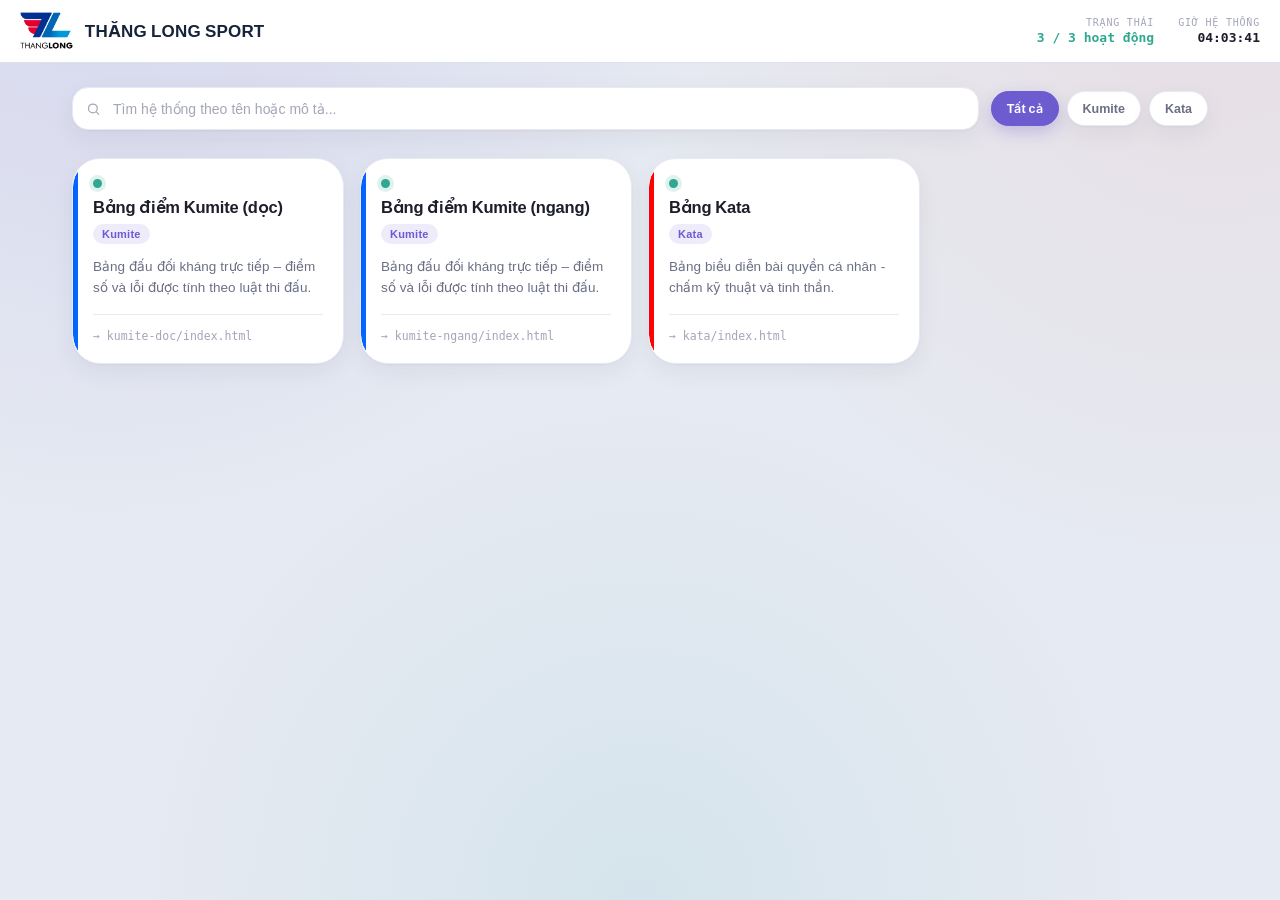
<file: index.html>
<!doctype html>
<html lang="vi">
  <head>
    <meta charset="UTF-8" />
    <meta name="viewport" content="width=device-width, initial-scale=1.0" />
    <title>Thăng Long Sport</title>
    <link rel="stylesheet" href="style.css" />
  </head>
  <body>
    <div class="statusbar">
      <div class="brand">
        <img
          class="brand-logo"
          src="images/logo cty mầu.png"
          alt="Thăng Long"
        />
        <div class="brand-text">Thăng Long Sport</div>
      </div>
      <div class="readouts">
        <div class="readout-item">
          <span class="readout-label">Trạng thái</span>
          <span class="readout-value online" id="online-count">— hệ thống</span>
        </div>
        <div class="readout-item">
          <span class="readout-label">Giờ hệ thống</span>
          <span class="readout-value" id="clock">--:--:--</span>
        </div>
      </div>
    </div>

    <div class="controls">
      <div class="search-wrap">
        <svg
          class="search-icon"
          viewBox="0 0 24 24"
          fill="none"
          stroke="currentColor"
          stroke-width="2"
        >
          <circle cx="11" cy="11" r="7"></circle>
          <line x1="21" y1="21" x2="16.65" y2="16.65"></line>
        </svg>
        <input
          type="text"
          id="search"
          placeholder="Tìm hệ thống theo tên hoặc mô tả..."
        />
      </div>
      <div class="chips" id="chips"></div>
      <button class="hidden-toggle" id="hiddenToggle" type="button"></button>
    </div>

    <div class="grid" id="grid"></div>

    <script src="script.js"></script>
  </body>
</html>
</file>
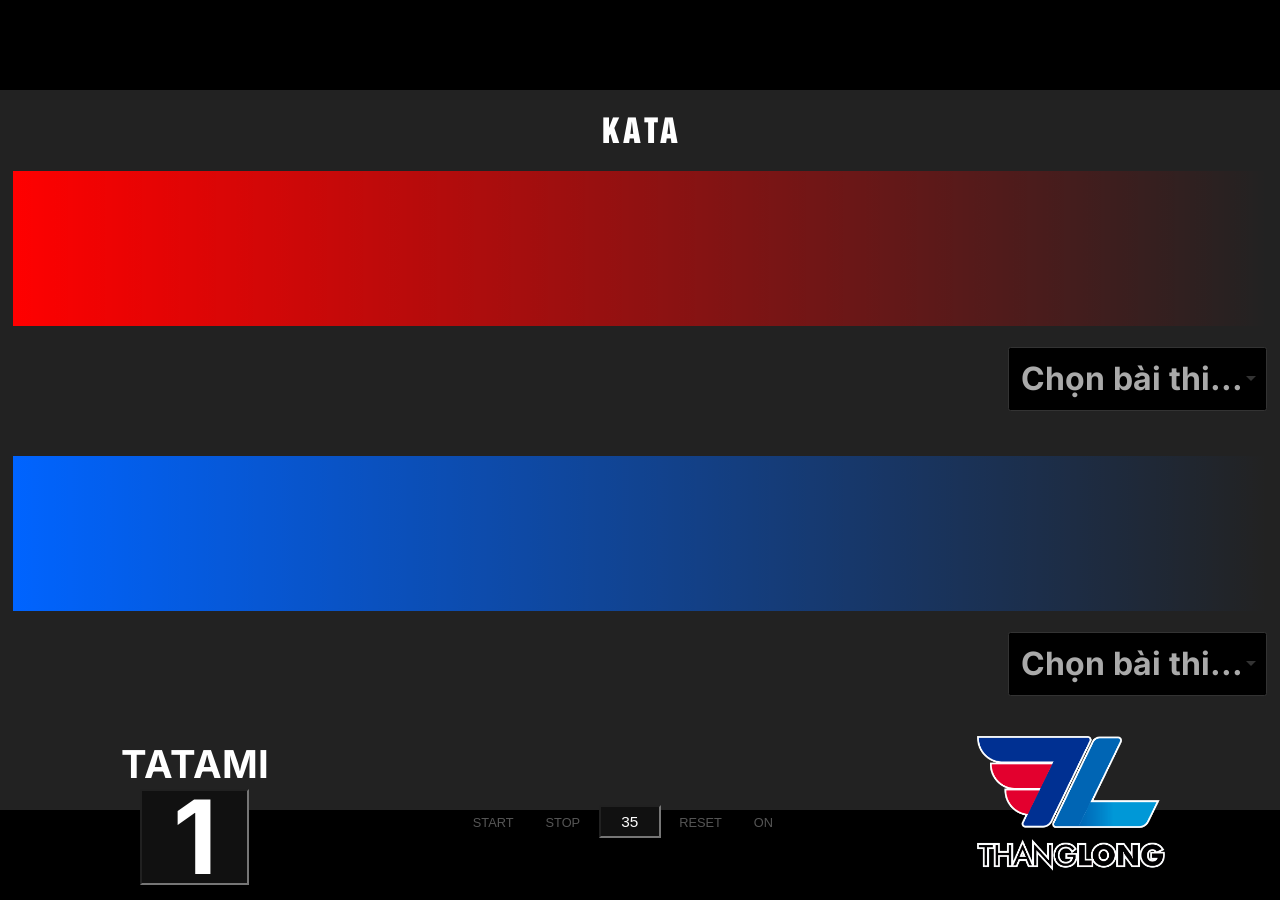
<file: kata/index.html>
<!doctype html>
<html lang="vi">
  <head>
    <meta charset="UTF-8" />
    <title>KATA 16:9</title>
    <link rel="stylesheet" href="style.css" />
    <!-- CSS của Choices -->
    <link rel="stylesheet" href="libs/choices.min.css" />
    <!-- JS của Choices -->
    <script src="libs/choices.min.js"></script>
  </head>

  <body>
    <div id="board">
      <input id="titleInput" value="KATA" />

      <div class="info-row">
        <input class="name-box" />
      </div>
      <!-- Dropdown 1 -->
      <div class="dropdown-row ak" id="kataSearchInput">
        <select id="comboDropdown" class="combobox" data-choices>
          <option value="">Chọn bài thi...</option>
        </select>
      </div>

      <!-- Dòng kẻ full khung -->
      <div class="divider"></div>

      <div class="info-row">
        <input class="name-box blue" />
      </div>
      <!-- Dropdown 2 -->
      <div class="dropdown-row ao" id="kataSearchInput2">
        <select id="comboDropdown2" class="combobox" data-choices>
          <option value="">Chọn bài thi...</option>
        </select>
      </div>

      <div class="timer-wrapper" id="timerWrapper">
        <!-- Đồng hồ ở giữa -->
        <div class="center-block">
          <span id="countdown">0:35</span>
          <span id="tickDisplay">00</span>
        </div>
      </div>

      <div class="action-block">
        <!-- Tatami bên trái -->
        <div class="left-block">
          <span class="tatami-text">TATAMI</span>
          <input type="text" id="tatamiInput" value="1" />
        </div>
        <div class="timer-btns">
          <button onclick="startTimer()" id="startBtn">START</button>
          <button onclick="stopTimer()">STOP</button>
          <input type="text" id="timeInput" value="35" maxlength="3" />
          <button onclick="reset()">RESET</button>
          <button id="toggleClockBtn" onclick="toggleClock()">ON</button>
        </div>

        <!-- Logo bên phải -->
        <div class="right-block">
          <img src="images/logo cty mầu.png" alt="Logo" class="logo" />
        </div>
      </div>
    </div>

    <script src="script.js"></script>
  </body>
</html>
</file>
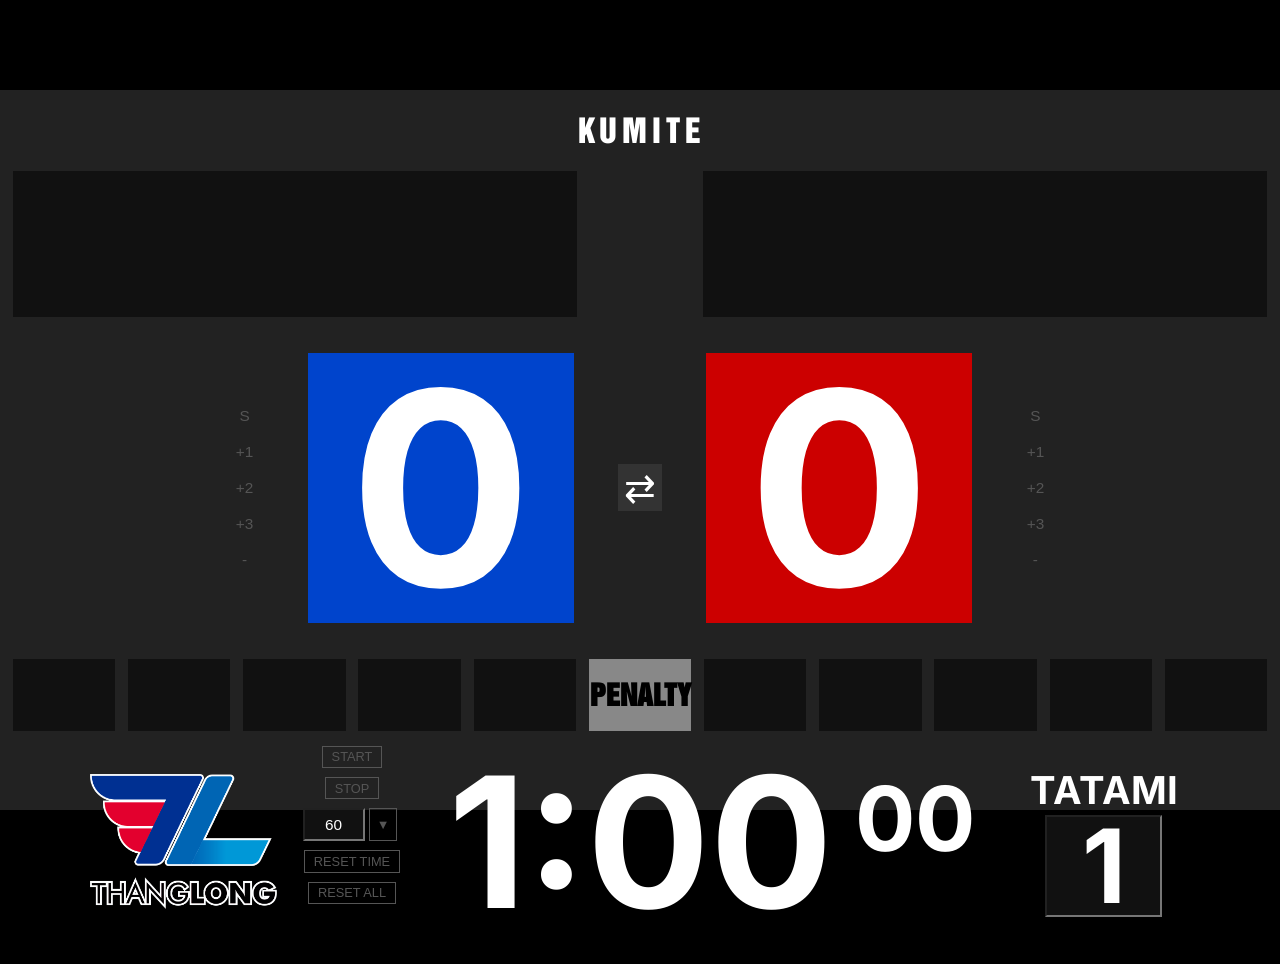
<file: kumite-doc/index.html>
<!doctype html>
<html lang="vi">
  <head>
    <meta charset="UTF-8" />
    <title>KUMITE 16:9</title>
    <link rel="stylesheet" href="style.css" />
  </head>

  <body>
    <div id="board">
      <input id="titleInput" value="KUMITE" />

      <div class="name-row">
        <input id="nameAO" />
        <input id="nameAK" />
      </div>

      <div class="score-row">
        <!-- AO -->
        <div class="score-col">
          <div class="btn-col">
            <button onclick="toggleS('AO')">S</button>
            <button onclick="updateScore('AO', 1)">+1</button>
            <button onclick="updateScore('AO', 2)">+2</button>
            <button onclick="updateScore('AO', 3)">+3</button>
            <button onclick="updateScore('AO', -1)">-</button>
          </div>
          <div class="score-box" id="scoreAO">
            <span class="score-value">0</span>
            <div class="corner-s" id="cornerS-AO">S</div>
          </div>
        </div>

        <!-- NÚT ĐỔI MÀU GIỮA -->
        <button id="switchBtn" onclick="switchColor()">⇄</button>

        <!-- AK -->
        <div class="score-col">
          <div class="score-box red" id="scoreAK">
            <span class="score-value">0</span>
            <div class="corner-s" id="cornerS-AK">S</div>
          </div>
          <div class="btn-col">
            <button onclick="toggleS('AK')">S</button>
            <button onclick="updateScore('AK', 1)">+1</button>
            <button onclick="updateScore('AK', 2)">+2</button>
            <button onclick="updateScore('AK', 3)">+3</button>
            <button onclick="updateScore('AK', -1)">-</button>
          </div>
        </div>
      </div>

      <div class="fault-row">
        <!-- Lỗi AO -->
        <button class="fault-btn" data-side="AO">C1</button>
        <button class="fault-btn" data-side="AO">C2</button>
        <button class="fault-btn" data-side="AO">C3</button>
        <button class="fault-btn" data-side="AO">HC</button>
        <button class="fault-btn diff-font" data-side="AO">H</button>
        <button class="fault-btn no-click" disabled>PENALTY</button>
        <!-- Lỗi AK -->
        <button class="fault-btn diff-font" data-side="AK">H</button>
        <button class="fault-btn" data-side="AK">HC</button>
        <button class="fault-btn" data-side="AK">C3</button>
        <button class="fault-btn" data-side="AK">C2</button>
        <button class="fault-btn" data-side="AK">C1</button>
      </div>

      <div class="timer-wrapper">
        <!-- Logo bên trái -->
        <div class="left-block">
          <img src="images/logo cty mầu.png" alt="Logo" class="logo" />
        </div>

        <!-- Đồng hồ ở giữa -->
        <div class="center-block">
          <span id="countdown">1:00</span>
          <span id="tickDisplay">00</span>
        </div>

        <!-- Tatami bên phải -->
        <div class="right-block">
          <span class="tatami-text">TATAMI</span>
          <input type="text" id="tatamiInput" value="1" />
        </div>
      </div>

      <div class="timer-btns">
        <button onclick="startTimer()">START</button>
        <button onclick="stopTimer()">STOP</button>

        <div class="time-select-wrapper">
          <input
            type="text"
            id="timeInput"
            value="60"
            inputmode="numeric"
            pattern="[0-9]*"
            maxlength="3"
          />
          <button
            type="button"
            id="timeDropdownBtn"
            class="time-dropdown-btn"
            aria-label="Chọn thời gian có sẵn"
          >
            ▼
          </button>
          <ul id="timeDropdownList" class="time-dropdown-list" hidden>
            <li data-value="45">45</li>
            <li data-value="60">60</li>
            <li data-value="90">90</li>
            <li data-value="120">120</li>
            <li data-value="150">150</li>
            <li data-value="180">180</li>
          </ul>
        </div>

        <button onclick="resetTime()">RESET TIME</button>
        <button onclick="resetAll()">RESET ALL</button>
      </div>
    </div>

    <script src="script.js"></script>
  </body>
</html>
</file>
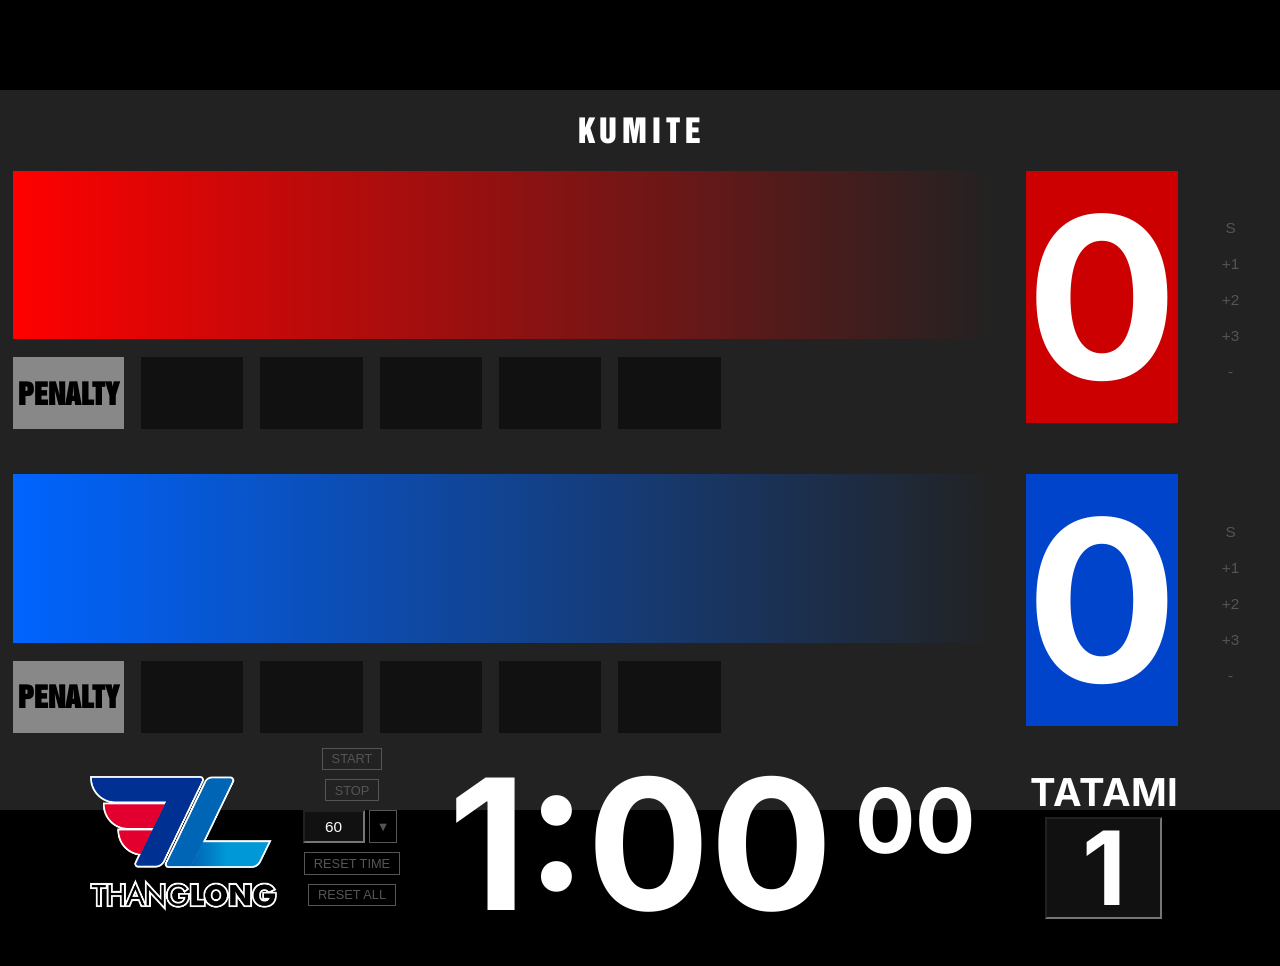
<file: kumite-ngang/index.html>
<!DOCTYPE html>
<html lang="vi">

<head>
    <meta charset="UTF-8" />
    <title>KUMITE 16:9</title>
    <link rel="stylesheet" href="style.css" />
</head>

<body>
    <div id="board">
        <input id="titleInput" value="KUMITE" />

        <div class="info-row">
            <div class="team-info">

                <input class="name-box" id="nameAK">
                
                <div class="fault-row">
                    <!-- Lỗi AK -->
                    <button class="fault-btn no-click" disabled>PENALTY</button>
                    <button class="fault-btn" data-side="AK">C1</button>
                    <button class="fault-btn" data-side="AK">C2</button>
                    <button class="fault-btn" data-side="AK">C3</button>
                    <button class="fault-btn" data-side="AK">HC</button>
                    <button class="fault-btn diff-font" data-side="AK">H</button>
                </div>
            </div>

            <!-- AK -->
            <div class="score-col">
                <div class="score-box red" id="scoreAK">
                    <span class="score-value">0</span>
                    <div class="corner-s" id="cornerS-AK">S</div>
                </div>
                <div class="btn-col">
                    <button onclick="toggleS('AK')">S</button>
                    <button onclick="updateScore('AK',1)">+1</button>
                    <button onclick="updateScore('AK',2)">+2</button>
                    <button onclick="updateScore('AK',3)">+3</button>
                    <button onclick="updateScore('AK',-1)">-</button>
                </div>
            </div>


        </div>

        <div class="divider"></div>

        <div class="info-row">
            <div class="team-info">

                <input class="name-box blue" id="nameAO">
                
                <div class="fault-row">
                    <!-- Lỗi AO -->
                    <button class="fault-btn no-click" disabled>PENALTY</button>
                    <button class="fault-btn" data-side="AO">C1</button>
                    <button class="fault-btn" data-side="AO">C2</button>
                    <button class="fault-btn" data-side="AO">C3</button>
                    <button class="fault-btn" data-side="AO">HC</button>
                    <button class="fault-btn diff-font" data-side="AO">H</button>
                </div>
            </div>

            <!-- AO -->
            <div class="score-col">
                <div class="score-box" id="scoreAO">
                    <span class="score-value">0</span>
                    <div class="corner-s" id="cornerS-AO">S</div>
                </div>
                <div class="btn-col">
                    <button onclick="toggleS('AO')">S</button>
                    <button onclick="updateScore('AO',1)">+1</button>
                    <button onclick="updateScore('AO',2)">+2</button>
                    <button onclick="updateScore('AO',3)">+3</button>
                    <button onclick="updateScore('AO',-1)">-</button>
                </div>
            </div>


        </div>

        <div class="timer-wrapper">
        <!-- Logo bên trái -->
        <div class="left-block">
          <img src="images/logo cty mầu.png" alt="Logo" class="logo" />

        </div>

        <!-- Đồng hồ ở giữa -->
        <div class="center-block">
          <span id="countdown">1:00</span>
          <span id="tickDisplay">00</span>
        </div>

        <!-- Tatami bên phải -->
        <div class="right-block">
          <span class="tatami-text">TATAMI</span>
          <input type="text" id="tatamiInput" value="1"/>
        </div>
      </div>


      <div class="timer-btns">
        <button onclick="startTimer()">START</button>
        <button onclick="stopTimer()">STOP</button>

<div class="time-select-wrapper">
          <input
            type="text"
            id="timeInput"
            value="60"
            inputmode="numeric"
            pattern="[0-9]*"
            maxlength="3"
          />
          <button
            type="button"
            id="timeDropdownBtn"
            class="time-dropdown-btn"
            aria-label="Chọn thời gian có sẵn"
          >
            ▼
          </button>
          <ul id="timeDropdownList" class="time-dropdown-list" hidden>
            <li data-value="45">45</li>
            <li data-value="60">60</li>
            <li data-value="90">90</li>
            <li data-value="120">120</li>
            <li data-value="150">150</li>
            <li data-value="180">180</li>
          </ul>
        </div>


         
        <button onclick="resetTime()">RESET TIME</button>
        <button onclick="resetAll()">RESET ALL</button>
      </div>

  </div>

    </div>

    <script src="script.js"></script>
</body>

</html>
</file>
<file: style.css>
@font-face {
        font-family: "Inter";
        font-style: normal;
        font-weight: 400;
        font-display: swap;
        src: url([data-uri])
          format("woff2");
      }
      @font-face {
        font-family: "Inter";
        font-style: normal;
        font-weight: 500;
        font-display: swap;
        src: url([data-uri])
          format("woff2");
      }
      @font-face {
        font-family: "Inter";
        font-style: normal;
        font-weight: 600;
        font-display: swap;
        src: url([data-uri])
          format("woff2");
      }
      @font-face {
        font-family: "Inter";
        font-style: normal;
        font-weight: 700;
        font-display: swap;
        src: url([data-uri])
          format("woff2");
      }
      @font-face {
        font-family: "Be Vietnam Pro";
        font-style: normal;
        font-weight: 600;
        font-display: swap;
        src: url([data-uri])
          format("woff2");
      }
      @font-face {
        font-family: "Be Vietnam Pro";
        font-style: normal;
        font-weight: 700;
        font-display: swap;
        src: url([data-uri])
          format("woff2");
      }

      :root {
        --bg: #e6eaf2;
        --panel: #ffffff;
        --panel-border: #e8e9f2;
        --border-hover: #d5d7e6;
        --text: #1c1e2b;
        --text-dim: #6b6f85;
        --text-faint: #a3a6b8;
        --violet: #6d5bd0;
        --violet-soft: #eeebfb;
        --coral: #ee7b6c;
        --mint: #3fb0b6;
        --mint2: #2fa88f;
        --amber: #e0a53a;
        --red: #e2685e;
        --shadow:
          0 1px 2px rgba(28, 30, 43, 0.04), 0 8px 24px rgba(28, 30, 43, 0.06);
        --shadow-hover:
          0 4px 10px rgba(28, 30, 43, 0.06),
          0 16px 40px rgba(109, 91, 208, 0.14);
        --radius: 28px;
        --mono:
          ui-monospace, "SFMono-Regular", "IBM Plex Mono", Consolas, Menlo,
          monospace;
        --sans:
          "Inter", -apple-system, "Segoe UI", "Helvetica Neue", Arial,
          sans-serif;
        --display: "Be Vietnam Pro", var(--sans);
      }

      * {
        box-sizing: border-box;
      }

      html,
      body {
        margin: 0;
        padding: 0;
        min-height: 100vh;
        color: var(--text);
        font-family: var(--sans);
        background:
          radial-gradient(
            circle at 8% -10%,
            rgba(109, 91, 208, 0.14),
            transparent 40%
          ),
          radial-gradient(
            circle at 95% 0%,
            rgba(238, 123, 108, 0.1),
            transparent 38%
          ),
          radial-gradient(
            circle at 50% 100%,
            rgba(63, 176, 182, 0.1),
            transparent 45%
          ),
          #e6eaf2;
        background-attachment: fixed;
      }

      @media (prefers-reduced-motion: reduce) {
        *,
        *::before,
        *::after {
          animation-duration: 0.01ms !important;
          animation-iteration-count: 1 !important;
          transition-duration: 0.01ms !important;
        }
      }

      /* ---------- Status bar ---------- */
      .statusbar {
        display: flex;
        align-items: center;
        justify-content: space-between;
        gap: 12px;
        padding: 12px 20px;
        background: #ffffff;
        border-bottom: 1px solid #dce2eb;
        flex-wrap: wrap;
        position: sticky;
        top: 0;
        z-index: 10;
      }

      /* Logo + tên: cùng thông số với trang máy chủ (web.css) */
      .brand {
        display: inline-flex;
        align-items: center;
        gap: 12px;
        color: #16233a;
      }

      .brand-logo {
        height: 38px;
        width: auto;
        display: block;
      }

      .brand-text {
        font-family: var(--display);
        font-weight: 700;
        font-size: 17px;
        letter-spacing: 0.01em;
        text-transform: uppercase;
        color: #16233a;
      }

      @media (max-width: 520px) {
        .brand-text {
          font-size: 15px;
        }
        .brand-logo {
          height: 34px;
        }
      }

      .readouts {
        display: flex;
        align-items: center;
        gap: 24px;
        font-family: var(--mono);
        font-size: 12px;
        color: var(--text-dim);
      }
      .readout-item {
        display: flex;
        flex-direction: column;
        align-items: flex-end;
        gap: 2px;
      }
      .readout-label {
        font-size: 10px;
        letter-spacing: 0.08em;
        color: var(--text-faint);
        text-transform: uppercase;
      }
      .readout-value {
        color: var(--text);
        font-size: 13px;
        font-weight: 600;
      }
      .readout-value.online {
        color: var(--mint2);
      }

      /* ---------- Controls ---------- */
      .controls {
        display: flex;
        align-items: center;
        gap: 12px;
        padding: 24px 32px 6px;
        flex-wrap: wrap;
        max-width: 1200px;
        margin: 0 auto;
      }

      .search-wrap {
        position: relative;
        flex: 1;
        min-width: 240px;
      }
      .search-wrap input {
        width: 100%;
        background: var(--panel);
        border: 1px solid var(--panel-border);
        border-radius: 16px;
        padding: 12px 16px 12px 40px;
        color: var(--text);
        font-family: var(--sans);
        font-size: 14px;
        outline: none;
        box-shadow: var(--shadow);
        transition:
          border-color 0.15s ease,
          box-shadow 0.15s ease;
      }
      .search-wrap input:focus {
        border-color: var(--violet);
        box-shadow: 0 0 0 4px var(--violet-soft);
      }
      .search-wrap input::placeholder {
        color: var(--text-faint);
      }
      .search-icon {
        position: absolute;
        left: 14px;
        top: 50%;
        transform: translateY(-50%);
        width: 15px;
        height: 15px;
        color: var(--text-faint);
        pointer-events: none;
      }

      .chips {
        display: flex;
        gap: 8px;
        flex-wrap: wrap;
      }
      .chip {
        font-family: var(--sans);
        font-weight: 600;
        font-size: 12.5px;
        padding: 9px 15px;
        border-radius: 999px;
        border: 1px solid var(--panel-border);
        background: var(--panel);
        color: var(--text-dim);
        cursor: pointer;
        transition: all 0.15s ease;
        user-select: none;
        box-shadow: var(--shadow);
      }
      .chip:hover {
        border-color: var(--border-hover);
        color: var(--text);
      }
      .chip.active {
        background: var(--violet);
        border-color: var(--violet);
        color: #fff;
        box-shadow: 0 6px 16px rgba(109, 91, 208, 0.3);
      }

      .hidden-toggle {
        font-family: var(--sans);
        font-weight: 600;
        font-size: 12.5px;
        padding: 9px 15px;
        border-radius: 999px;
        border: 1px dashed var(--panel-border);
        background: transparent;
        color: var(--text-faint);
        cursor: pointer;
        transition: all 0.15s ease;
        user-select: none;
        margin-left: auto;
        display: none;
      }
      .hidden-toggle.has-hidden {
        display: inline-block;
      }
      .hidden-toggle:hover {
        border-color: var(--border-hover);
        color: var(--text-dim);
      }
      .hidden-toggle.active {
        background: var(--violet-soft);
        border-style: solid;
        border-color: var(--violet);
        color: var(--violet);
      }

      /* ---------- Grid ---------- */
      .grid {
        display: grid;
        grid-template-columns: repeat(auto-fill, minmax(270px, 1fr));
        gap: 16px;
        padding: 22px 32px 50px;
        max-width: 1200px;
        margin: 0 auto;
      }

      .card {
        display: block;
        text-align: left;
        background: var(--panel);
        border: 1px solid var(--panel-border);
        border-radius: var(--radius);
        padding: 20px;
        cursor: pointer;
        position: relative;
        color: inherit;
        font: inherit;
        box-shadow: var(--shadow);
        transition:
          transform 0.18s ease,
          box-shadow 0.18s ease,
          border-color 0.18s ease;
        opacity: 0;
        transform: translateY(10px);
        animation: rise 0.45s cubic-bezier(0.2, 0.7, 0.3, 1) forwards;
        overflow: hidden;
      }
      .card:hover,
      .card:focus-visible {
        transform: translateY(-4px);
        box-shadow: var(--shadow-hover);
        border-color: #cfc7f5;
      }
      .card:focus-visible {
        outline: 2px solid var(--violet);
        outline-offset: 2px;
      }
      .card:active {
        transform: translateY(-1px);
      }

      /* Mảng màu bo cong ở góc trên-trái, đại diện cho nhóm hệ thống */
      /* Dải màu nổi bật dọc theo viền trái card, đại diện cho nhóm hệ thống */
      .card::before {
        content: "";
        position: absolute;
        inset: 0;
        border-radius: var(--radius);
        background: var(
          --card-accent,
          linear-gradient(135deg, #6d5bd0, #9c8cf0)
        );
        -webkit-mask: linear-gradient(
          to right,
          black 0,
          black 5px,
          transparent 5px
        );
        mask: linear-gradient(to right, black 0, black 5px, transparent 5px);
        transition:
          -webkit-mask 0.18s ease,
          mask 0.18s ease;
        pointer-events: none;
      }
      .card:hover::before,
      .card:focus-visible::before {
        -webkit-mask: linear-gradient(
          to right,
          black 0,
          black 7px,
          transparent 7px
        );
        mask: linear-gradient(to right, black 0, black 7px, transparent 7px);
      }

      .card-top {
        display: flex;
        align-items: flex-start;
        justify-content: space-between;
        gap: 10px;
        margin-bottom: 8px;
      }

      .hide-btn {
        width: 22px;
        height: 22px;
        border-radius: 7px;
        border: none;
        background: transparent;
        color: var(--text-faint);
        display: flex;
        align-items: center;
        justify-content: center;
        cursor: pointer;
        opacity: 0;
        transition: opacity 0.15s ease, background 0.15s ease, color 0.15s ease;
        flex-shrink: 0;
      }
      .hide-btn svg { width: 14px; height: 14px; }
      .card:hover .hide-btn, .card:focus-within .hide-btn {
        opacity: 1;
      }
      .hide-btn:hover {
        background: var(--bg);
        color: var(--red);
      }

      .card.is-hidden-preview {
        opacity: 0.55;
        border-style: dashed;
      }
      .card.is-hidden-preview:hover {
        opacity: 0.85;
      }
      .card.is-hidden-preview .hide-btn {
        opacity: 1;
        color: var(--violet);
      }
      .card.is-hidden-preview .hide-btn:hover {
        background: var(--violet-soft);
        color: var(--violet);
      }

      .status-dot {
        width: 9px;
        height: 9px;
        border-radius: 50%;
        flex-shrink: 0;
      }
      .status-dot.online {
        background: var(--mint2);
        box-shadow: 0 0 0 4px rgba(47, 168, 143, 0.15);
        animation: pulse 2.4s ease-in-out infinite;
      }
      .status-dot.maintenance {
        background: var(--amber);
        box-shadow: 0 0 0 4px rgba(224, 165, 58, 0.15);
      }
      .status-dot.offline {
        background: var(--red);
        box-shadow: 0 0 0 4px rgba(226, 104, 94, 0.15);
      }

      .card-name {
        font-family: var(--display);
        font-weight: 600;
        font-size: 16.5px;
        letter-spacing: -0.01em;
        margin: 0 0 5px;
      }

      .card-category {
        display: inline-block;
        font-size: 11px;
        font-weight: 600;
        letter-spacing: 0.02em;
        color: var(--violet);
        background: var(--violet-soft);
        padding: 3px 9px;
        border-radius: 999px;
        margin: 0 0 12px;
      }

      .card-desc {
        font-size: 13.5px;
        line-height: 1.55;
        color: var(--text-dim);
        margin: 0;
      }

      .card-link {
        margin-top: 16px;
        padding-top: 14px;
        border-top: 1px solid var(--panel-border);
        font-family: var(--mono);
        font-size: 11.5px;
        color: var(--text-faint);
        display: flex;
        align-items: center;
        gap: 6px;
        overflow: hidden;
        text-overflow: ellipsis;
        white-space: nowrap;
      }
      .card:hover .card-link,
      .card:focus-visible .card-link {
        color: var(--violet);
      }

      .empty-state {
        grid-column: 1 / -1;
        text-align: center;
        padding: 70px 20px;
        color: var(--text-faint);
        font-size: 14px;
      }

      @keyframes rise {
        to {
          opacity: 1;
          transform: translateY(0);
        }
      }
      @keyframes pulse {
        0%,
        100% {
          opacity: 1;
        }
        50% {
          opacity: 0.35;
        }
      }

      @media (max-width: 640px) {
        .statusbar {
          padding: 14px 18px;
        }
        .controls,
        .grid {
          padding-left: 18px;
          padding-right: 18px;
        }
        .readouts {
          gap: 14px;
        }
      }
</file>
<file: kata/style.css>
@font-face {
  font-family: "HenticalFC";
  src: url("./fonts/Hentical-FC-2019-20.ttf") format("truetype");
  font-weight: normal;
  font-style: normal;
}

/* devanagari */
@font-face {
  font-family: "Poppins";
  font-style: normal;
  font-weight: 500;
  font-display: swap;
  /* src: url(https://fonts.gstatic.com/s/poppins/v24/pxiByp8kv8JHgFVrLGT9Z11lFc-K.woff2) format('woff2'); */
  src: url("./fonts/pxiByp8kv8JHgFVrLGT9Z11lFc-K.woff2") format("woff2");
  unicode-range:
    U+0900-097F, U+1CD0-1CF9, U+200C-200D, U+20A8, U+20B9, U+20F0, U+25CC,
    U+A830-A839, U+A8E0-A8FF, U+11B00-11B09;
}

/* latin-ext */
@font-face {
  font-family: "Poppins";
  font-style: normal;
  font-weight: 500;
  font-display: swap;
  /* src: url(https://fonts.gstatic.com/s/poppins/v24/pxiByp8kv8JHgFVrLGT9Z1JlFc-K.woff2) format('woff2'); */
  src: url("fonts/pxiByp8kv8JHgFVrLGT9Z1JlFc-K.woff2") format("woff2");
  unicode-range:
    U+0100-02BA, U+02BD-02C5, U+02C7-02CC, U+02CE-02D7, U+02DD-02FF, U+0304,
    U+0308, U+0329, U+1D00-1DBF, U+1E00-1E9F, U+1EF2-1EFF, U+2020, U+20A0-20AB,
    U+20AD-20C0, U+2113, U+2C60-2C7F, U+A720-A7FF;
}

/* latin */
@font-face {
  font-family: "Poppins";
  font-style: normal;
  font-weight: 500;
  font-display: swap;
  /* src: url(https://fonts.gstatic.com/s/poppins/v24/pxiByp8kv8JHgFVrLGT9Z1xlFQ.woff2) format('woff2'); */
  src: url("fonts/pxiByp8kv8JHgFVrLGT9Z1xlFQ.woff2") format("woff2");
  unicode-range:
    U+0000-00FF, U+0131, U+0152-0153, U+02BB-02BC, U+02C6, U+02DA, U+02DC,
    U+0304, U+0308, U+0329, U+2000-206F, U+20AC, U+2122, U+2191, U+2193, U+2212,
    U+2215, U+FEFF, U+FFFD;
}

/* devanagari */
@font-face {
  font-family: "Poppins";
  font-style: normal;
  font-weight: 600;
  font-display: swap;
  /* src: url(https://fonts.gstatic.com/s/poppins/v24/pxiByp8kv8JHgFVrLEj6Z11lFc-K.woff2) format('woff2'); */
  src: url("fonts/pxiByp8kv8JHgFVrLEj6Z11lFc-K.woff2") format("woff2");
  unicode-range:
    U+0900-097F, U+1CD0-1CF9, U+200C-200D, U+20A8, U+20B9, U+20F0, U+25CC,
    U+A830-A839, U+A8E0-A8FF, U+11B00-11B09;
}

/* latin-ext */
@font-face {
  font-family: "Poppins";
  font-style: normal;
  font-weight: 600;
  font-display: swap;
  /* src: url(https://fonts.gstatic.com/s/poppins/v24/pxiByp8kv8JHgFVrLEj6Z1JlFc-K.woff2) format('woff2'); */
  src: url("fonts/pxiByp8kv8JHgFVrLEj6Z1JlFc-K.woff2") format("woff2");
  unicode-range:
    U+0100-02BA, U+02BD-02C5, U+02C7-02CC, U+02CE-02D7, U+02DD-02FF, U+0304,
    U+0308, U+0329, U+1D00-1DBF, U+1E00-1E9F, U+1EF2-1EFF, U+2020, U+20A0-20AB,
    U+20AD-20C0, U+2113, U+2C60-2C7F, U+A720-A7FF;
}

/* latin */
@font-face {
  font-family: "Poppins";
  font-style: normal;
  font-weight: 600;
  font-display: swap;
  /* src: url(https://fonts.gstatic.com/s/poppins/v24/pxiByp8kv8JHgFVrLEj6Z1xlFQ.woff2) format('woff2'); */
  src: url("fonts/pxiByp8kv8JHgFVrLEj6Z1xlFQ.woff2") format("woff2");
  unicode-range:
    U+0000-00FF, U+0131, U+0152-0153, U+02BB-02BC, U+02C6, U+02DA, U+02DC,
    U+0304, U+0308, U+0329, U+2000-206F, U+20AC, U+2122, U+2191, U+2193, U+2212,
    U+2215, U+FEFF, U+FFFD;
}

/* cyrillic-ext */
@font-face {
  font-family: "Inter";
  font-style: normal;
  font-weight: 400;
  font-display: swap;
  /* src: url(https://fonts.gstatic.com/s/inter/v20/UcC73FwrK3iLTeHuS_nVMrMxCp50SjIa2JL7SUc.woff2) format('woff2'); */
  src: url("fonts/UcC73FwrK3iLTeHuS_nVMrMxCp50SjIa2JL7SUc.woff2")
    format("woff2");
  unicode-range:
    U+0460-052F, U+1C80-1C8A, U+20B4, U+2DE0-2DFF, U+A640-A69F, U+FE2E-FE2F;
}

/* cyrillic */
@font-face {
  font-family: "Inter";
  font-style: normal;
  font-weight: 400;
  font-display: swap;
  /* src: url(https://fonts.gstatic.com/s/inter/v20/UcC73FwrK3iLTeHuS_nVMrMxCp50SjIa0ZL7SUc.woff2) format('woff2'); */
  src: url("fonts/UcC73FwrK3iLTeHuS_nVMrMxCp50SjIa0ZL7SUc.woff2")
    format("woff2");
  unicode-range: U+0301, U+0400-045F, U+0490-0491, U+04B0-04B1, U+2116;
}

/* greek-ext */
@font-face {
  font-family: "Inter";
  font-style: normal;
  font-weight: 400;
  font-display: swap;
  /* src: url(https://fonts.gstatic.com/s/inter/v20/UcC73FwrK3iLTeHuS_nVMrMxCp50SjIa2ZL7SUc.woff2) format('woff2'); */
  src: url("fonts/UcC73FwrK3iLTeHuS_nVMrMxCp50SjIa2ZL7SUc.woff2")
    format("woff2");
  unicode-range: U+1F00-1FFF;
}

/* greek */
@font-face {
  font-family: "Inter";
  font-style: normal;
  font-weight: 400;
  font-display: swap;
  /* src: url(https://fonts.gstatic.com/s/inter/v20/UcC73FwrK3iLTeHuS_nVMrMxCp50SjIa1pL7SUc.woff2) format('woff2'); */
  src: url("fonts/UcC73FwrK3iLTeHuS_nVMrMxCp50SjIa1pL7SUc.woff2")
    format("woff2");
  unicode-range:
    U+0370-0377, U+037A-037F, U+0384-038A, U+038C, U+038E-03A1, U+03A3-03FF;
}

/* vietnamese */
@font-face {
  font-family: "Inter";
  font-style: normal;
  font-weight: 400;
  font-display: swap;
  /* src: url(https://fonts.gstatic.com/s/inter/v20/UcC73FwrK3iLTeHuS_nVMrMxCp50SjIa2pL7SUc.woff2) format('woff2'); */
  src: url("fonts/UcC73FwrK3iLTeHuS_nVMrMxCp50SjIa2pL7SUc.woff2")
    format("woff2");
  unicode-range:
    U+0102-0103, U+0110-0111, U+0128-0129, U+0168-0169, U+01A0-01A1,
    U+01AF-01B0, U+0300-0301, U+0303-0304, U+0308-0309, U+0323, U+0329,
    U+1EA0-1EF9, U+20AB;
}

/* latin-ext */
@font-face {
  font-family: "Inter";
  font-style: normal;
  font-weight: 400;
  font-display: swap;
  /* src: url(https://fonts.gstatic.com/s/inter/v20/UcC73FwrK3iLTeHuS_nVMrMxCp50SjIa25L7SUc.woff2) format('woff2'); */
  src: url("fonts/UcC73FwrK3iLTeHuS_nVMrMxCp50SjIa25L7SUc.woff2")
    format("woff2");
  unicode-range:
    U+0100-02BA, U+02BD-02C5, U+02C7-02CC, U+02CE-02D7, U+02DD-02FF, U+0304,
    U+0308, U+0329, U+1D00-1DBF, U+1E00-1E9F, U+1EF2-1EFF, U+2020, U+20A0-20AB,
    U+20AD-20C0, U+2113, U+2C60-2C7F, U+A720-A7FF;
}

/* latin */
@font-face {
  font-family: "Inter";
  font-style: normal;
  font-weight: 400;
  font-display: swap;
  /* src: url(https://fonts.gstatic.com/s/inter/v20/UcC73FwrK3iLTeHuS_nVMrMxCp50SjIa1ZL7.woff2) format('woff2'); */
  src: url("fonts/UcC73FwrK3iLTeHuS_nVMrMxCp50SjIa1ZL7.woff2") format("woff2");
  unicode-range:
    U+0000-00FF, U+0131, U+0152-0153, U+02BB-02BC, U+02C6, U+02DA, U+02DC,
    U+0304, U+0308, U+0329, U+2000-206F, U+20AC, U+2122, U+2191, U+2193, U+2212,
    U+2215, U+FEFF, U+FFFD;
}

/* cyrillic-ext */
@font-face {
  font-family: "Inter";
  font-style: normal;
  font-weight: 600;
  font-display: swap;
  /* src: url(https://fonts.gstatic.com/s/inter/v20/UcC73FwrK3iLTeHuS_nVMrMxCp50SjIa2JL7SUc.woff2) format('woff2'); */
  src: url("fonts/UcC73FwrK3iLTeHuS_nVMrMxCp50SjIa2JL7SUc.woff2")
    format("woff2");
  unicode-range:
    U+0460-052F, U+1C80-1C8A, U+20B4, U+2DE0-2DFF, U+A640-A69F, U+FE2E-FE2F;
}

/* cyrillic */
@font-face {
  font-family: "Inter";
  font-style: normal;
  font-weight: 600;
  font-display: swap;
  /* src: url(https://fonts.gstatic.com/s/inter/v20/UcC73FwrK3iLTeHuS_nVMrMxCp50SjIa0ZL7SUc.woff2) format('woff2'); */
  src: url("fonts/UcC73FwrK3iLTeHuS_nVMrMxCp50SjIa0ZL7SUc.woff2")
    format("woff2");
  unicode-range: U+0301, U+0400-045F, U+0490-0491, U+04B0-04B1, U+2116;
}

/* greek-ext */
@font-face {
  font-family: "Inter";
  font-style: normal;
  font-weight: 600;
  font-display: swap;
  /* src: url(https://fonts.gstatic.com/s/inter/v20/UcC73FwrK3iLTeHuS_nVMrMxCp50SjIa2ZL7SUc.woff2) format('woff2'); */
  src: url("fonts/UcC73FwrK3iLTeHuS_nVMrMxCp50SjIa2ZL7SUc.woff2")
    format("woff2");
  unicode-range: U+1F00-1FFF;
}

/* greek */
@font-face {
  font-family: "Inter";
  font-style: normal;
  font-weight: 600;
  font-display: swap;
  /* src: url(https://fonts.gstatic.com/s/inter/v20/UcC73FwrK3iLTeHuS_nVMrMxCp50SjIa1pL7SUc.woff2) format('woff2'); */
  src: url("fonts/UcC73FwrK3iLTeHuS_nVMrMxCp50SjIa1pL7SUc.woff2")
    format("woff2");
  unicode-range:
    U+0370-0377, U+037A-037F, U+0384-038A, U+038C, U+038E-03A1, U+03A3-03FF;
}

/* vietnamese */
@font-face {
  font-family: "Inter";
  font-style: normal;
  font-weight: 600;
  font-display: swap;
  /* src: url(https://fonts.gstatic.com/s/inter/v20/UcC73FwrK3iLTeHuS_nVMrMxCp50SjIa2pL7SUc.woff2) format('woff2'); */
  src: url("fonts/UcC73FwrK3iLTeHuS_nVMrMxCp50SjIa2pL7SUc.woff2")
    format("woff2");
  unicode-range:
    U+0102-0103, U+0110-0111, U+0128-0129, U+0168-0169, U+01A0-01A1,
    U+01AF-01B0, U+0300-0301, U+0303-0304, U+0308-0309, U+0323, U+0329,
    U+1EA0-1EF9, U+20AB;
}

/* latin-ext */
@font-face {
  font-family: "Inter";
  font-style: normal;
  font-weight: 600;
  font-display: swap;
  /* src: url(https://fonts.gstatic.com/s/inter/v20/UcC73FwrK3iLTeHuS_nVMrMxCp50SjIa25L7SUc.woff2) format('woff2'); */
  src: url("fonts/UcC73FwrK3iLTeHuS_nVMrMxCp50SjIa25L7SUc.woff2")
    format("woff2");
  unicode-range:
    U+0100-02BA, U+02BD-02C5, U+02C7-02CC, U+02CE-02D7, U+02DD-02FF, U+0304,
    U+0308, U+0329, U+1D00-1DBF, U+1E00-1E9F, U+1EF2-1EFF, U+2020, U+20A0-20AB,
    U+20AD-20C0, U+2113, U+2C60-2C7F, U+A720-A7FF;
}

/* latin */
@font-face {
  font-family: "Inter";
  font-style: normal;
  font-weight: 600;
  font-display: swap;
  /* src: url(https://fonts.gstatic.com/s/inter/v20/UcC73FwrK3iLTeHuS_nVMrMxCp50SjIa1ZL7.woff2) format('woff2'); */
  src: url("fonts/UcC73FwrK3iLTeHuS_nVMrMxCp50SjIa1ZL7.woff2") format("woff2");
  unicode-range:
    U+0000-00FF, U+0131, U+0152-0153, U+02BB-02BC, U+02C6, U+02DA, U+02DC,
    U+0304, U+0308, U+0329, U+2000-206F, U+20AC, U+2122, U+2191, U+2193, U+2212,
    U+2215, U+FEFF, U+FFFD;
}

/* cyrillic-ext */
@font-face {
  font-family: "Inter";
  font-style: normal;
  font-weight: 700;
  font-display: swap;
  /* src: url(https://fonts.gstatic.com/s/inter/v20/UcC73FwrK3iLTeHuS_nVMrMxCp50SjIa2JL7SUc.woff2) format('woff2'); */
  src: url("fonts/UcC73FwrK3iLTeHuS_nVMrMxCp50SjIa2JL7SUc.woff2")
    format("woff2");
  unicode-range:
    U+0460-052F, U+1C80-1C8A, U+20B4, U+2DE0-2DFF, U+A640-A69F, U+FE2E-FE2F;
}

/* cyrillic */
@font-face {
  font-family: "Inter";
  font-style: normal;
  font-weight: 700;
  font-display: swap;
  /* src: url(https://fonts.gstatic.com/s/inter/v20/UcC73FwrK3iLTeHuS_nVMrMxCp50SjIa0ZL7SUc.woff2) format('woff2'); */
  src: url("fonts/UcC73FwrK3iLTeHuS_nVMrMxCp50SjIa0ZL7SUc.woff2")
    format("woff2");
  unicode-range: U+0301, U+0400-045F, U+0490-0491, U+04B0-04B1, U+2116;
}

/* greek-ext */
@font-face {
  font-family: "Inter";
  font-style: normal;
  font-weight: 700;
  font-display: swap;
  /* src: url(https://fonts.gstatic.com/s/inter/v20/UcC73FwrK3iLTeHuS_nVMrMxCp50SjIa2ZL7SUc.woff2) format('woff2'); */
  src: url("fonts/UcC73FwrK3iLTeHuS_nVMrMxCp50SjIa2ZL7SUc.woff2")
    format("woff2");
  unicode-range: U+1F00-1FFF;
}

/* greek */
@font-face {
  font-family: "Inter";
  font-style: normal;
  font-weight: 700;
  font-display: swap;
  /* src: url(https://fonts.gstatic.com/s/inter/v20/UcC73FwrK3iLTeHuS_nVMrMxCp50SjIa1pL7SUc.woff2) format('woff2'); */
  src: url("fonts/UcC73FwrK3iLTeHuS_nVMrMxCp50SjIa1pL7SUc.woff2")
    format("woff2");
  unicode-range:
    U+0370-0377, U+037A-037F, U+0384-038A, U+038C, U+038E-03A1, U+03A3-03FF;
}

/* vietnamese */
@font-face {
  font-family: "Inter";
  font-style: normal;
  font-weight: 700;
  font-display: swap;
  /* src: url(https://fonts.gstatic.com/s/inter/v20/UcC73FwrK3iLTeHuS_nVMrMxCp50SjIa2pL7SUc.woff2) format('woff2'); */
  src: url("fonts/UcC73FwrK3iLTeHuS_nVMrMxCp50SjIa2pL7SUc.woff2")
    format("woff2");
  unicode-range:
    U+0102-0103, U+0110-0111, U+0128-0129, U+0168-0169, U+01A0-01A1,
    U+01AF-01B0, U+0300-0301, U+0303-0304, U+0308-0309, U+0323, U+0329,
    U+1EA0-1EF9, U+20AB;
}

/* latin-ext */
@font-face {
  font-family: "Inter";
  font-style: normal;
  font-weight: 700;
  font-display: swap;
  /* src: url(https://fonts.gstatic.com/s/inter/v20/UcC73FwrK3iLTeHuS_nVMrMxCp50SjIa25L7SUc.woff2) format('woff2'); */
  src: url("fonts/UcC73FwrK3iLTeHuS_nVMrMxCp50SjIa25L7SUc.woff2")
    format("woff2");
  unicode-range:
    U+0100-02BA, U+02BD-02C5, U+02C7-02CC, U+02CE-02D7, U+02DD-02FF, U+0304,
    U+0308, U+0329, U+1D00-1DBF, U+1E00-1E9F, U+1EF2-1EFF, U+2020, U+20A0-20AB,
    U+20AD-20C0, U+2113, U+2C60-2C7F, U+A720-A7FF;
}

/* latin */
@font-face {
  font-family: "Inter";
  font-style: normal;
  font-weight: 700;
  font-display: swap;
  /* src: url(https://fonts.gstatic.com/s/inter/v20/UcC73FwrK3iLTeHuS_nVMrMxCp50SjIa1ZL7.woff2) format('woff2'); */
  src: url("fonts/UcC73FwrK3iLTeHuS_nVMrMxCp50SjIa1ZL7.woff2") format("woff2");
  unicode-range:
    U+0000-00FF, U+0131, U+0152-0153, U+02BB-02BC, U+02C6, U+02DA, U+02DC,
    U+0304, U+0308, U+0329, U+2000-206F, U+20AC, U+2122, U+2191, U+2193, U+2212,
    U+2215, U+FEFF, U+FFFD;
}

body {
  margin: 0;
  background: #000;
  height: 100vh;
  display: flex;
  justify-content: center;
  align-items: center;
  overflow: hidden;
  font-family: "Inter", sans-serif;
}

#board {
  width: 100vw;
  height: 56.25vw;
  /* 9/16 */
  max-width: 177.78vh;
  /* 16/9 */
  max-height: 100vh;
  background: #222;
  padding: 1%;
  box-sizing: border-box;
  display: flex;
  flex-direction: column;
  gap: 2vh;
  color: #fff;
}

#titleInput {
  width: 100%;
  text-align: center;
  font-size: 2.5vw;
  letter-spacing: 5px;
  border: none;
  background: transparent;
  color: #fff;
  outline: none;
  font-family: "HenticalFC", sans-serif;
}

/* Dòng chứa cả ô màu và textarea */
.info-row {
  display: flex;
  gap: 25px;
  /* Chiều cao bằng nhau */
  align-items: stretch;
}

/* Ô màu */
.color-box {
  width: 15vw;
  height: 17vh;
  background: #cc0000;
  flex-shrink: 0;
}

.color-box.blue {
  background: #0044cc;
}

/* Textinput */
.name-box {
  flex: 1;
  width: 15vw;
  height: 17vh;
  font-size: 6.5vw;
  background: #111;
  color: #fff;
  border: none;
  resize: none;
  font-family: "HenticalFC", sans-serif;

  /* Gradient từ đỏ sang đen nhưng phần đen trong suốt dần */
  background: linear-gradient(to right, rgba(255, 0, 0, 1), rgba(0, 0, 0, 0));
}

.name-box.blue {
  /* Gradient từ xanh đậm sang đen trong suốt */
  background: linear-gradient(to right, rgba(0, 100, 255, 1), rgba(0, 0, 0, 0));
}

/* Container cho combobox */
.dropdown-row {
  display: flex;
  justify-content: right;
  margin-top: 3px;
  color: #111;
}

/* Combobox co giãn theo nội dung */
.combobox {
  width: auto;
  min-width: 25vw;
}

/* Custom Choices.js UI */
.choices {
  width: auto;
  max-width: 70vw !important;
}

/* Dropdown menu bên dưới (phần hiển thị các lựa chọn) */
.choices__list--dropdown {
  /* width: 100% !important; */
  width: 35vw !important;
  box-sizing: border-box;
}

/* Mục được chọn hiển thị phía trên */
.choices__inner {
  width: auto;
  box-sizing: border-box;
  font-weight: 700;
  font-size: 2.5vw !important;
}

/* Khung search input (nếu nhập được) */
.choices__input {
  width: 100% !important;
  box-sizing: border-box;
  font-size: 2vw !important;
}

/* Dropdown phải: mở rộng sang trái */
.dropdown-row .choices__list--dropdown {
  right: 0 !important;
  left: auto !important;
}

.choices__list--dropdown,
.choices__list--dropdown .choices__item {
  background-color: #000 !important;
  color: #fff !important;
  border-color: #333 !important;
  scrollbar-color: #555 #111;
  font-size: 2vw !important;
}

.choices__item--selectable.is-highlighted {
  background-color: #444 !important;
  color: #fff !important;
}

/* Phần hiện lựa chọn (ô combobox) */
.choices__inner {
  background-color: #000 !important;
  color: #fff !important;
  border: 1px solid #333 !important;
}

/* Placeholder (chọn bài quyền...) */
.choices__placeholder {
  color: #aaa !important;
  /* Màu placeholder cho dễ nhìn */
  opacity: 1 !important;
}

/* Thanh cuộn tối */
.choices__list--dropdown::-webkit-scrollbar {
  width: 8px;
}

.choices__list--dropdown::-webkit-scrollbar-track {
  background: #000;
}

.choices__list--dropdown::-webkit-scrollbar-thumb {
  background-color: #555;
  border-radius: 4px;
}

.choices__input {
  background-color: #000 !important;
  color: #fff !important;
  border-color: #333 !important;
}

.divider {
  width: 100%;
  height: 3px;
  background: #fff;
  margin-top: 1vh;
}

.action-block {
  margin-top: 3vh;
  text-align: center;
  display: flex;
  align-items: center;
  justify-content: space-between;
}

#timerWrapper {
  display: none;
}

.timer-wrapper {
  display: flex;
  justify-content: center;
  align-items: center;
  position: absolute;
  top: 50%;
  left: 50%;
  transform: translate(-50%, -50%);
  border: 3px solid #555;
  background-color: #111;
  width: 45vw;
  height: 27vh;
  overflow: hidden;
}

.left-block,
.center-block,
.right-block {
  display: flex;
  align-items: center;
}

.left-block {
  margin-right: auto;
}

.right-block {
  margin-left: auto;
}

/* Đồng hồ chính giữa tuyệt đối */
.center-block {
  position: absolute;
  left: 40%;
  transform: translateX(-50%);
  display: flex;
  align-items: center;

  justify-content: center;
}

#countdown {
  font-family: "Inter", sans-serif;
  font-weight: 700;
  font-size: 13.5vw;
  /* width: 20vw; */
  max-height: max-content;
  cursor: context-menu;
  transform-origin: center;
}

#tickDisplay {
  position: absolute;
  min-width: 5ch;
  top: 3.2vh;
  right: -25vh;
  font-size: 6vw;
  color: white;
  font-weight: 700;
  font-family: "Inter", sans-serif;
  cursor: context-menu;
  text-align: center;
}

.timer-btns {
  margin-top: 2vh;
  text-align: center;
}

.timer-btns button {
  font-size: 1vw;
  padding: 0.3vh 1vh;
  margin: 0 0.5vh;
  background: transparent;
  border: none;
  color: #555;
  cursor: pointer;
}

#timeInput {
  font-size: 1.2vw;
  text-align: center;
  width: 6vh;
  height: 3vh;
  color: #fff;
  background-color: #111;
}

.logo {
  height: 15vh;
  width: auto;
  object-fit: contain;
  margin-right: 13vw;
  margin-top: -2vh;
}

/* Tatami bên trái */
.left-block {
  display: flex;
  flex-direction: column;
  align-items: center;
  font-weight: 700;
  color: white;
  margin-left: 12vh;
  gap: 0.2vh;
}

.tatami-text {
  font-size: 3vw;
  font-weight: bold;
}

#tatamiInput {
  width: 8.5vw;
  height: 7.5vw;
  font-size: 8vw;
  text-align: center;
  box-sizing: border-box;
  background-color: #111;
  color: #fff;
  font-weight: 700;
  font-family: "Inter", sans-serif;
  cursor: text;
}

/* Logo bên phải */
.right-block {
  margin-right: -5vw;
}
</file>
<file: kumite-doc/style.css>
@font-face {
  font-family: "HenticalFC";
  src: url("./fonts/Hentical-FC-2019-20.ttf") format("truetype");
  font-weight: normal;
  font-style: normal;
}

/* devanagari */
@font-face {
  font-family: "Poppins";
  font-style: normal;
  font-weight: 500;
  font-display: swap;
  src: url("./fonts/pxiByp8kv8JHgFVrLGT9Z11lFc-K.woff2") format("woff2");
  unicode-range:
    U+0900-097F, U+1CD0-1CF9, U+200C-200D, U+20A8, U+20B9, U+20F0, U+25CC,
    U+A830-A839, U+A8E0-A8FF, U+11B00-11B09;
}
/* latin-ext */
@font-face {
  font-family: "Poppins";
  font-style: normal;
  font-weight: 500;
  font-display: swap;
  src: url("fonts/pxiByp8kv8JHgFVrLGT9Z1JlFc-K.woff2") format("woff2");
  unicode-range:
    U+0100-02BA, U+02BD-02C5, U+02C7-02CC, U+02CE-02D7, U+02DD-02FF, U+0304,
    U+0308, U+0329, U+1D00-1DBF, U+1E00-1E9F, U+1EF2-1EFF, U+2020, U+20A0-20AB,
    U+20AD-20C0, U+2113, U+2C60-2C7F, U+A720-A7FF;
}
/* latin */
@font-face {
  font-family: "Poppins";
  font-style: normal;
  font-weight: 500;
  font-display: swap;
  src: url("fonts/pxiByp8kv8JHgFVrLGT9Z1xlFQ.woff2") format("woff2");
  unicode-range:
    U+0000-00FF, U+0131, U+0152-0153, U+02BB-02BC, U+02C6, U+02DA, U+02DC,
    U+0304, U+0308, U+0329, U+2000-206F, U+20AC, U+2122, U+2191, U+2193, U+2212,
    U+2215, U+FEFF, U+FFFD;
}
/* devanagari */
@font-face {
  font-family: "Poppins";
  font-style: normal;
  font-weight: 600;
  font-display: swap;
  src: url("fonts/pxiByp8kv8JHgFVrLEj6Z11lFc-K.woff2") format("woff2");
  unicode-range:
    U+0900-097F, U+1CD0-1CF9, U+200C-200D, U+20A8, U+20B9, U+20F0, U+25CC,
    U+A830-A839, U+A8E0-A8FF, U+11B00-11B09;
}
/* latin-ext */
@font-face {
  font-family: "Poppins";
  font-style: normal;
  font-weight: 600;
  font-display: swap;
  src: url("fonts/pxiByp8kv8JHgFVrLEj6Z1JlFc-K.woff2") format("woff2");
  unicode-range:
    U+0100-02BA, U+02BD-02C5, U+02C7-02CC, U+02CE-02D7, U+02DD-02FF, U+0304,
    U+0308, U+0329, U+1D00-1DBF, U+1E00-1E9F, U+1EF2-1EFF, U+2020, U+20A0-20AB,
    U+20AD-20C0, U+2113, U+2C60-2C7F, U+A720-A7FF;
}
/* latin */
@font-face {
  font-family: "Poppins";
  font-style: normal;
  font-weight: 600;
  font-display: swap;
  src: url("fonts/pxiByp8kv8JHgFVrLEj6Z1xlFQ.woff2") format("woff2");
  unicode-range:
    U+0000-00FF, U+0131, U+0152-0153, U+02BB-02BC, U+02C6, U+02DA, U+02DC,
    U+0304, U+0308, U+0329, U+2000-206F, U+20AC, U+2122, U+2191, U+2193, U+2212,
    U+2215, U+FEFF, U+FFFD;
}

/* cyrillic-ext */
@font-face {
  font-family: "Inter";
  font-style: normal;
  font-weight: 400;
  font-display: swap;
  src: url("fonts/UcC73FwrK3iLTeHuS_nVMrMxCp50SjIa2JL7SUc.woff2")
    format("woff2");
  unicode-range:
    U+0460-052F, U+1C80-1C8A, U+20B4, U+2DE0-2DFF, U+A640-A69F, U+FE2E-FE2F;
}
/* cyrillic */
@font-face {
  font-family: "Inter";
  font-style: normal;
  font-weight: 400;
  font-display: swap;
  src: url("fonts/UcC73FwrK3iLTeHuS_nVMrMxCp50SjIa0ZL7SUc.woff2")
    format("woff2");
  unicode-range: U+0301, U+0400-045F, U+0490-0491, U+04B0-04B1, U+2116;
}
/* greek-ext */
@font-face {
  font-family: "Inter";
  font-style: normal;
  font-weight: 400;
  font-display: swap;
  src: url("fonts/UcC73FwrK3iLTeHuS_nVMrMxCp50SjIa2ZL7SUc.woff2")
    format("woff2");
  unicode-range: U+1F00-1FFF;
}
/* greek */
@font-face {
  font-family: "Inter";
  font-style: normal;
  font-weight: 400;
  font-display: swap;
  src: url("fonts/UcC73FwrK3iLTeHuS_nVMrMxCp50SjIa1pL7SUc.woff2")
    format("woff2");
  unicode-range:
    U+0370-0377, U+037A-037F, U+0384-038A, U+038C, U+038E-03A1, U+03A3-03FF;
}
/* vietnamese */
@font-face {
  font-family: "Inter";
  font-style: normal;
  font-weight: 400;
  font-display: swap;
  src: url("fonts/UcC73FwrK3iLTeHuS_nVMrMxCp50SjIa2pL7SUc.woff2")
    format("woff2");
  unicode-range:
    U+0102-0103, U+0110-0111, U+0128-0129, U+0168-0169, U+01A0-01A1,
    U+01AF-01B0, U+0300-0301, U+0303-0304, U+0308-0309, U+0323, U+0329,
    U+1EA0-1EF9, U+20AB;
}
/* latin-ext */
@font-face {
  font-family: "Inter";
  font-style: normal;
  font-weight: 400;
  font-display: swap;
  src: url("fonts/UcC73FwrK3iLTeHuS_nVMrMxCp50SjIa25L7SUc.woff2")
    format("woff2");
  unicode-range:
    U+0100-02BA, U+02BD-02C5, U+02C7-02CC, U+02CE-02D7, U+02DD-02FF, U+0304,
    U+0308, U+0329, U+1D00-1DBF, U+1E00-1E9F, U+1EF2-1EFF, U+2020, U+20A0-20AB,
    U+20AD-20C0, U+2113, U+2C60-2C7F, U+A720-A7FF;
}
/* latin */
@font-face {
  font-family: "Inter";
  font-style: normal;
  font-weight: 400;
  font-display: swap;
  src: url("fonts/UcC73FwrK3iLTeHuS_nVMrMxCp50SjIa1ZL7.woff2") format("woff2");
  unicode-range:
    U+0000-00FF, U+0131, U+0152-0153, U+02BB-02BC, U+02C6, U+02DA, U+02DC,
    U+0304, U+0308, U+0329, U+2000-206F, U+20AC, U+2122, U+2191, U+2193, U+2212,
    U+2215, U+FEFF, U+FFFD;
}
/* cyrillic-ext */
@font-face {
  font-family: "Inter";
  font-style: normal;
  font-weight: 600;
  font-display: swap;
  src: url("fonts/UcC73FwrK3iLTeHuS_nVMrMxCp50SjIa2JL7SUc.woff2")
    format("woff2");
  unicode-range:
    U+0460-052F, U+1C80-1C8A, U+20B4, U+2DE0-2DFF, U+A640-A69F, U+FE2E-FE2F;
}
/* cyrillic */
@font-face {
  font-family: "Inter";
  font-style: normal;
  font-weight: 600;
  font-display: swap;
  src: url("fonts/UcC73FwrK3iLTeHuS_nVMrMxCp50SjIa0ZL7SUc.woff2")
    format("woff2");
  unicode-range: U+0301, U+0400-045F, U+0490-0491, U+04B0-04B1, U+2116;
}
/* greek-ext */
@font-face {
  font-family: "Inter";
  font-style: normal;
  font-weight: 600;
  font-display: swap;
  src: url("fonts/UcC73FwrK3iLTeHuS_nVMrMxCp50SjIa2ZL7SUc.woff2")
    format("woff2");
  unicode-range: U+1F00-1FFF;
}
/* greek */
@font-face {
  font-family: "Inter";
  font-style: normal;
  font-weight: 600;
  font-display: swap;
  src: url("fonts/UcC73FwrK3iLTeHuS_nVMrMxCp50SjIa1pL7SUc.woff2")
    format("woff2");
  unicode-range:
    U+0370-0377, U+037A-037F, U+0384-038A, U+038C, U+038E-03A1, U+03A3-03FF;
}
/* vietnamese */
@font-face {
  font-family: "Inter";
  font-style: normal;
  font-weight: 600;
  font-display: swap;
  src: url("fonts/UcC73FwrK3iLTeHuS_nVMrMxCp50SjIa2pL7SUc.woff2")
    format("woff2");
  unicode-range:
    U+0102-0103, U+0110-0111, U+0128-0129, U+0168-0169, U+01A0-01A1,
    U+01AF-01B0, U+0300-0301, U+0303-0304, U+0308-0309, U+0323, U+0329,
    U+1EA0-1EF9, U+20AB;
}
/* latin-ext */
@font-face {
  font-family: "Inter";
  font-style: normal;
  font-weight: 600;
  font-display: swap;
  src: url("fonts/UcC73FwrK3iLTeHuS_nVMrMxCp50SjIa25L7SUc.woff2")
    format("woff2");
  unicode-range:
    U+0100-02BA, U+02BD-02C5, U+02C7-02CC, U+02CE-02D7, U+02DD-02FF, U+0304,
    U+0308, U+0329, U+1D00-1DBF, U+1E00-1E9F, U+1EF2-1EFF, U+2020, U+20A0-20AB,
    U+20AD-20C0, U+2113, U+2C60-2C7F, U+A720-A7FF;
}
/* latin */
@font-face {
  font-family: "Inter";
  font-style: normal;
  font-weight: 600;
  font-display: swap;
  src: url("fonts/UcC73FwrK3iLTeHuS_nVMrMxCp50SjIa1ZL7.woff2") format("woff2");
  unicode-range:
    U+0000-00FF, U+0131, U+0152-0153, U+02BB-02BC, U+02C6, U+02DA, U+02DC,
    U+0304, U+0308, U+0329, U+2000-206F, U+20AC, U+2122, U+2191, U+2193, U+2212,
    U+2215, U+FEFF, U+FFFD;
}
/* cyrillic-ext */
@font-face {
  font-family: "Inter";
  font-style: normal;
  font-weight: 700;
  font-display: swap;
  src: url("fonts/UcC73FwrK3iLTeHuS_nVMrMxCp50SjIa2JL7SUc.woff2")
    format("woff2");
  unicode-range:
    U+0460-052F, U+1C80-1C8A, U+20B4, U+2DE0-2DFF, U+A640-A69F, U+FE2E-FE2F;
}
/* cyrillic */
@font-face {
  font-family: "Inter";
  font-style: normal;
  font-weight: 700;
  font-display: swap;
  src: url("fonts/UcC73FwrK3iLTeHuS_nVMrMxCp50SjIa0ZL7SUc.woff2")
    format("woff2");
  unicode-range: U+0301, U+0400-045F, U+0490-0491, U+04B0-04B1, U+2116;
}
/* greek-ext */
@font-face {
  font-family: "Inter";
  font-style: normal;
  font-weight: 700;
  font-display: swap;
  src: url("fonts/UcC73FwrK3iLTeHuS_nVMrMxCp50SjIa2ZL7SUc.woff2")
    format("woff2");
  unicode-range: U+1F00-1FFF;
}
/* greek */
@font-face {
  font-family: "Inter";
  font-style: normal;
  font-weight: 700;
  font-display: swap;
  src: url("fonts/UcC73FwrK3iLTeHuS_nVMrMxCp50SjIa1pL7SUc.woff2")
    format("woff2");
  unicode-range:
    U+0370-0377, U+037A-037F, U+0384-038A, U+038C, U+038E-03A1, U+03A3-03FF;
}
/* vietnamese */
@font-face {
  font-family: "Inter";
  font-style: normal;
  font-weight: 700;
  font-display: swap;
  src: url("fonts/UcC73FwrK3iLTeHuS_nVMrMxCp50SjIa2pL7SUc.woff2")
    format("woff2");
  unicode-range:
    U+0102-0103, U+0110-0111, U+0128-0129, U+0168-0169, U+01A0-01A1,
    U+01AF-01B0, U+0300-0301, U+0303-0304, U+0308-0309, U+0323, U+0329,
    U+1EA0-1EF9, U+20AB;
}
/* latin-ext */
@font-face {
  font-family: "Inter";
  font-style: normal;
  font-weight: 700;
  font-display: swap;
  src: url("fonts/UcC73FwrK3iLTeHuS_nVMrMxCp50SjIa25L7SUc.woff2")
    format("woff2");
  unicode-range:
    U+0100-02BA, U+02BD-02C5, U+02C7-02CC, U+02CE-02D7, U+02DD-02FF, U+0304,
    U+0308, U+0329, U+1D00-1DBF, U+1E00-1E9F, U+1EF2-1EFF, U+2020, U+20A0-20AB,
    U+20AD-20C0, U+2113, U+2C60-2C7F, U+A720-A7FF;
}
/* latin */
@font-face {
  font-family: "Inter";
  font-style: normal;
  font-weight: 700;
  font-display: swap;
  src: url("fonts/UcC73FwrK3iLTeHuS_nVMrMxCp50SjIa1ZL7.woff2") format("woff2");
  unicode-range:
    U+0000-00FF, U+0131, U+0152-0153, U+02BB-02BC, U+02C6, U+02DA, U+02DC,
    U+0304, U+0308, U+0329, U+2000-206F, U+20AC, U+2122, U+2191, U+2193, U+2212,
    U+2215, U+FEFF, U+FFFD;
}

body {
  margin: 0;
  background: #000;
  height: 100vh;
  display: flex;
  justify-content: center;
  align-items: center;
  overflow: hidden;
  font-family: "Inter", sans-serif;
}

#board {
  width: 100vw;
  height: 56.25vw;
  /* 9/16 */
  max-width: 177.78vh;
  /* 16/9 */
  max-height: 100vh;
  background: #222;
  padding: 1%;
  box-sizing: border-box;
  display: flex;
  flex-direction: column;
  gap: 2vh;
  color: #fff;
}

#titleInput {
  width: 100%;
  text-align: center;
  font-size: 2.5vw;
  letter-spacing: 5px;
  border: none;
  background: transparent;
  color: #fff;
  outline: none;
  font-family: "HenticalFC", sans-serif;
}

.name-row {
  display: flex;
  gap: 10%;
}

.name-row input {
  width: 49%;
  height: 16vh;
  font-size: 6.2vw;
  background: #111;
  color: #fff;
  border: none;
  resize: none;
  font-family: "HenticalFC", sans-serif;
}

.score-row {
  display: flex;
  gap: 2.5%;
  justify-content: center;
  align-items: center;
  width: 100%;
  margin: 0 auto;
  margin-top: 2vh;
}

.score-col {
  width: 30%;
  display: flex;
  gap: 1rem;
}

.score-box {
  aspect-ratio: 1 / 1;
  flex: 1;
  height: 30vh;
  background: #0044cc;
  position: relative;
  display: flex;
  align-items: center;
  justify-content: center;
}

.score-box.red {
  background: #cc0000;
}

.score-value {
  font-size: 30vh;
  font-weight: 700;
  font-family: "Inter", sans-serif;
}

/* Cột nút dọc */
.btn-col {
  width: 25%;
  display: flex;
  flex-direction: column;
  justify-content: center;
  align-items: stretch;
  gap: 2vh;
}

.btn-col button {
  font-size: 1.2vw;
  padding: 0;
  margin: 0;
  gap: 2px;
  background: transparent;
  border: none;
  color: #555;
  cursor: pointer;
}

/* Tam giác S */
.corner-s {
  position: absolute;
  bottom: 0;
  right: 0;
  width: 10vw;
  height: 15vh;
  background: #28a745;
  clip-path: polygon(100% 0, 0 100%, 100% 100%);
  display: none;
  z-index: 3;
  user-select: none;
  box-shadow: 0 0 6px #28a745;
}

/* Vẽ chữ S ngay giữa tam giác */
.corner-s::after {
  content: "S";
  position: absolute;
  left: 66.666%; /* x của centroid */
  top: 66.666%; /* y của centroid */
  transform: translate(-50%, -50%);
  font-size: 4vw;
  font-weight: 900;
  color: #000; /* chữ S màu đen */
  font-family: "Poppins", sans-serif;
}

#switchBtn {
  font-size: 3vw;
  background: #333;
  border: none;
  color: #fff;
  cursor: pointer;
  margin: 0 1vw;
  align-self: center;
}

/* Hiệu ứng nhấp nháy */
.blink {
  animation: blinkAnim 1s infinite;
}

@keyframes blinkAnim {
  0%,
  50%,
  100% {
    opacity: 1;
  }

  25%,
  75% {
    opacity: 0.3;
  }
}

.fault-row {
  display: flex;
  justify-content: space-between;
  gap: 1vw;
  margin-top: 2vh;
}

.fault-btn {
  flex: 1;
  height: 8vh;
  font-size: 4vw;
  border: none;
  background: #111;
  color: transparent;
  cursor: pointer;
  font-weight: 700;
  font-family: "HenticalFC", sans-serif;
  display: flex;
  justify-content: center;
  align-items: center;
  padding: 0;
  line-height: 1;
  padding-bottom: 0.1em;
}

.fault-btn.diff-font {
  font-family: "Arial", sans-serif;
  font-size: 4.6vw;
  font-weight: 900;
  padding-top: 0.06em;
}

.fault-btn.active {
  background: yellow;
  color: red;
}

.fault-btn.no-click {
  background: #888;
  color: #000;
  cursor: not-allowed;
  font-size: 2.2vw;
}

.timer-block {
  margin-top: 2vh;
  text-align: center;
}

.timer-wrapper {
  margin-top: 2vh;
  text-align: center;
  display: flex;
  align-items: center;
  justify-content: center;
}

.logo {
  height: 15vh;
  width: auto;
  object-fit: contain;
  margin-left: 6vw;
  transition: transform 0.5s ease-in-out;
}

.left-block,
.center-block,
.right-block {
  display: flex;
  align-items: center;
}

.left-block {
  margin-right: auto;
}

.right-block {
  margin-left: auto;
}

/* Đồng hồ chính giữa tuyệt đối */
.center-block {
  position: absolute;
  left: 50%;
  transform: translateX(-50%);
  display: flex;
  align-items: center;
  gap: 30px;

  justify-content: center;
  flex-wrap: nowrap;
}

#countdown {
  font-family: "Inter", sans-serif;
  font-weight: 700;
  font-size: 15.8vw;
  min-width: 200px;
  max-height: max-content;
  cursor: context-menu;
  transform: scale(0.9);
  transform-origin: center;
}

#tickDisplay {
  position: absolute;
  top: 5vh;
  right: -13.5vh;
  font-size: 7vw;
  color: white;
  font-weight: 700;
  font-family: "Inter", sans-serif;
  cursor: context-menu;
  min-width: 2ch;
  text-align: center;
}

.timer-btns {
  text-align: center;
  display: flex;
  flex-direction: column;
  gap: 1vh;
  align-items: center;
  margin-left: -45vw;
  margin-top: -21vh;
}

.timer-btns button {
  border: 1px solid #555;
  font-size: 1vw;
  padding: 0.3vh 1vh;
  margin: 0 0.5vh;
  background: transparent;
  color: #555;
  cursor: pointer;
}

.time-select-wrapper {
  position: relative;
  display: inline-flex;
  align-items: stretch;
}

.time-dropdown-btn {
  width: 28px;
  border: 1px solid #888;
  border-left: none;
  /* border-radius: 0 4px 4px 0; */
  background: #2b2b2b;
  color: #fff;
  cursor: pointer;
  display: flex;
  align-items: center;
  justify-content: center;
  padding: 0;
}
.time-dropdown-btn::before {
  content: "";
  display: inline-block;
  width: 16px;
  height: 16px;
  background: #fff;
  clip-path: polygon(20% 30%, 80% 30%, 50% 70%);
}
/* Danh sách dropdown - LUÔN hiện đủ tất cả giá trị mỗi lần mở */
.time-dropdown-list {
  position: absolute;
  bottom: 100%;
  left: 0;
  margin: 2px 0 0;
  padding: 4px 0;
  list-style: none;
  background: #1a1a1a;
  border: 1px solid #888;
  /* border-radius: 4px; */
  box-shadow: 0 2px 6px rgba(0, 0, 0, 0.2);
  min-width: 83px;
  z-index: 20;
}
.time-dropdown-list li {
  padding: 6px 10px;
  text-align: center;
  cursor: pointer;
  font-size: 15px;
  color: #fff;
}
.time-dropdown-list li:hover {
  background: #000;
}

/* Tatami bên phải */
.right-block {
  display: flex;
  flex-direction: column;
  align-items: center;
  gap: 0.2vh;
  font-weight: 700;
  margin-right: 7vw;
}

.right-block .tatami-text {
  font-size: 3vw;
}

.right-block input {
  width: 8.5vw;
  height: 7.5vw;
  text-align: center;
  font-size: 8vw;
  font-weight: 700;
  background-color: #111;
  color: #fff;
  font-family: "Inter", sans-serif;
  cursor: text;

  position: relative;
  z-index: 9999;
  pointer-events: auto;
}

#timeInput {
  font-size: 1.2vw;
  text-align: center;
  width: 6vh;
  height: 3vh;
  color: #fff;
  background-color: #111;
  cursor: text;
}
</file>
<file: kumite-ngang/style.css>
@font-face {
  font-family: "HenticalFC";
  src: url("./fonts/Hentical-FC-2019-20.ttf") format("truetype");
  font-weight: normal;
  font-style: normal;
}

/* devanagari */
@font-face {
  font-family: "Poppins";
  font-style: normal;
  font-weight: 500;
  font-display: swap;
  src: url("./fonts/pxiByp8kv8JHgFVrLGT9Z11lFc-K.woff2") format("woff2");
  unicode-range:
    U+0900-097F, U+1CD0-1CF9, U+200C-200D, U+20A8, U+20B9, U+20F0, U+25CC,
    U+A830-A839, U+A8E0-A8FF, U+11B00-11B09;
}

/* latin-ext */
@font-face {
  font-family: "Poppins";
  font-style: normal;
  font-weight: 500;
  font-display: swap;
  src: url("fonts/pxiByp8kv8JHgFVrLGT9Z1JlFc-K.woff2") format("woff2");
  unicode-range:
    U+0100-02BA, U+02BD-02C5, U+02C7-02CC, U+02CE-02D7, U+02DD-02FF, U+0304,
    U+0308, U+0329, U+1D00-1DBF, U+1E00-1E9F, U+1EF2-1EFF, U+2020, U+20A0-20AB,
    U+20AD-20C0, U+2113, U+2C60-2C7F, U+A720-A7FF;
}

/* latin */
@font-face {
  font-family: "Poppins";
  font-style: normal;
  font-weight: 500;
  font-display: swap;
  src: url("fonts/pxiByp8kv8JHgFVrLGT9Z1xlFQ.woff2") format("woff2");
  unicode-range:
    U+0000-00FF, U+0131, U+0152-0153, U+02BB-02BC, U+02C6, U+02DA, U+02DC,
    U+0304, U+0308, U+0329, U+2000-206F, U+20AC, U+2122, U+2191, U+2193, U+2212,
    U+2215, U+FEFF, U+FFFD;
}

/* devanagari */
@font-face {
  font-family: "Poppins";
  font-style: normal;
  font-weight: 600;
  font-display: swap;
  src: url("fonts/pxiByp8kv8JHgFVrLEj6Z11lFc-K.woff2") format("woff2");
  unicode-range:
    U+0900-097F, U+1CD0-1CF9, U+200C-200D, U+20A8, U+20B9, U+20F0, U+25CC,
    U+A830-A839, U+A8E0-A8FF, U+11B00-11B09;
}

/* latin-ext */
@font-face {
  font-family: "Poppins";
  font-style: normal;
  font-weight: 600;
  font-display: swap;
  src: url("fonts/pxiByp8kv8JHgFVrLEj6Z1JlFc-K.woff2") format("woff2");
  unicode-range:
    U+0100-02BA, U+02BD-02C5, U+02C7-02CC, U+02CE-02D7, U+02DD-02FF, U+0304,
    U+0308, U+0329, U+1D00-1DBF, U+1E00-1E9F, U+1EF2-1EFF, U+2020, U+20A0-20AB,
    U+20AD-20C0, U+2113, U+2C60-2C7F, U+A720-A7FF;
}

/* latin */
@font-face {
  font-family: "Poppins";
  font-style: normal;
  font-weight: 600;
  font-display: swap;
  src: url("fonts/pxiByp8kv8JHgFVrLEj6Z1xlFQ.woff2") format("woff2");
  unicode-range:
    U+0000-00FF, U+0131, U+0152-0153, U+02BB-02BC, U+02C6, U+02DA, U+02DC,
    U+0304, U+0308, U+0329, U+2000-206F, U+20AC, U+2122, U+2191, U+2193, U+2212,
    U+2215, U+FEFF, U+FFFD;
}

/* cyrillic-ext */
@font-face {
  font-family: "Inter";
  font-style: normal;
  font-weight: 400;
  font-display: swap;
  src: url("fonts/UcC73FwrK3iLTeHuS_nVMrMxCp50SjIa2JL7SUc.woff2")
    format("woff2");
  unicode-range:
    U+0460-052F, U+1C80-1C8A, U+20B4, U+2DE0-2DFF, U+A640-A69F, U+FE2E-FE2F;
}

/* cyrillic */
@font-face {
  font-family: "Inter";
  font-style: normal;
  font-weight: 400;
  font-display: swap;
  src: url("fonts/UcC73FwrK3iLTeHuS_nVMrMxCp50SjIa0ZL7SUc.woff2")
    format("woff2");
  unicode-range: U+0301, U+0400-045F, U+0490-0491, U+04B0-04B1, U+2116;
}

/* greek-ext */
@font-face {
  font-family: "Inter";
  font-style: normal;
  font-weight: 400;
  font-display: swap;
  src: url("fonts/UcC73FwrK3iLTeHuS_nVMrMxCp50SjIa2ZL7SUc.woff2")
    format("woff2");
  unicode-range: U+1F00-1FFF;
}

/* greek */
@font-face {
  font-family: "Inter";
  font-style: normal;
  font-weight: 400;
  font-display: swap;
  src: url("fonts/UcC73FwrK3iLTeHuS_nVMrMxCp50SjIa1pL7SUc.woff2")
    format("woff2");
  unicode-range:
    U+0370-0377, U+037A-037F, U+0384-038A, U+038C, U+038E-03A1, U+03A3-03FF;
}

/* vietnamese */
@font-face {
  font-family: "Inter";
  font-style: normal;
  font-weight: 400;
  font-display: swap;
  src: url("fonts/UcC73FwrK3iLTeHuS_nVMrMxCp50SjIa2pL7SUc.woff2")
    format("woff2");
  unicode-range:
    U+0102-0103, U+0110-0111, U+0128-0129, U+0168-0169, U+01A0-01A1,
    U+01AF-01B0, U+0300-0301, U+0303-0304, U+0308-0309, U+0323, U+0329,
    U+1EA0-1EF9, U+20AB;
}

/* latin-ext */
@font-face {
  font-family: "Inter";
  font-style: normal;
  font-weight: 400;
  font-display: swap;
  src: url("fonts/UcC73FwrK3iLTeHuS_nVMrMxCp50SjIa25L7SUc.woff2")
    format("woff2");
  unicode-range:
    U+0100-02BA, U+02BD-02C5, U+02C7-02CC, U+02CE-02D7, U+02DD-02FF, U+0304,
    U+0308, U+0329, U+1D00-1DBF, U+1E00-1E9F, U+1EF2-1EFF, U+2020, U+20A0-20AB,
    U+20AD-20C0, U+2113, U+2C60-2C7F, U+A720-A7FF;
}

/* latin */
@font-face {
  font-family: "Inter";
  font-style: normal;
  font-weight: 400;
  font-display: swap;
  src: url("fonts/UcC73FwrK3iLTeHuS_nVMrMxCp50SjIa1ZL7.woff2") format("woff2");
  unicode-range:
    U+0000-00FF, U+0131, U+0152-0153, U+02BB-02BC, U+02C6, U+02DA, U+02DC,
    U+0304, U+0308, U+0329, U+2000-206F, U+20AC, U+2122, U+2191, U+2193, U+2212,
    U+2215, U+FEFF, U+FFFD;
}

/* cyrillic-ext */
@font-face {
  font-family: "Inter";
  font-style: normal;
  font-weight: 600;
  font-display: swap;
  src: url("fonts/UcC73FwrK3iLTeHuS_nVMrMxCp50SjIa2JL7SUc.woff2")
    format("woff2");
  unicode-range:
    U+0460-052F, U+1C80-1C8A, U+20B4, U+2DE0-2DFF, U+A640-A69F, U+FE2E-FE2F;
}

/* cyrillic */
@font-face {
  font-family: "Inter";
  font-style: normal;
  font-weight: 600;
  font-display: swap;
  src: url("fonts/UcC73FwrK3iLTeHuS_nVMrMxCp50SjIa0ZL7SUc.woff2")
    format("woff2");
  unicode-range: U+0301, U+0400-045F, U+0490-0491, U+04B0-04B1, U+2116;
}

/* greek-ext */
@font-face {
  font-family: "Inter";
  font-style: normal;
  font-weight: 600;
  font-display: swap;
  src: url("fonts/UcC73FwrK3iLTeHuS_nVMrMxCp50SjIa2ZL7SUc.woff2")
    format("woff2");
  unicode-range: U+1F00-1FFF;
}

/* greek */
@font-face {
  font-family: "Inter";
  font-style: normal;
  font-weight: 600;
  font-display: swap;
  src: url("fonts/UcC73FwrK3iLTeHuS_nVMrMxCp50SjIa1pL7SUc.woff2")
    format("woff2");
  unicode-range:
    U+0370-0377, U+037A-037F, U+0384-038A, U+038C, U+038E-03A1, U+03A3-03FF;
}

/* vietnamese */
@font-face {
  font-family: "Inter";
  font-style: normal;
  font-weight: 600;
  font-display: swap;
  src: url("fonts/UcC73FwrK3iLTeHuS_nVMrMxCp50SjIa2pL7SUc.woff2")
    format("woff2");
  unicode-range:
    U+0102-0103, U+0110-0111, U+0128-0129, U+0168-0169, U+01A0-01A1,
    U+01AF-01B0, U+0300-0301, U+0303-0304, U+0308-0309, U+0323, U+0329,
    U+1EA0-1EF9, U+20AB;
}

/* latin-ext */
@font-face {
  font-family: "Inter";
  font-style: normal;
  font-weight: 600;
  font-display: swap;
  src: url("fonts/UcC73FwrK3iLTeHuS_nVMrMxCp50SjIa25L7SUc.woff2")
    format("woff2");
  unicode-range:
    U+0100-02BA, U+02BD-02C5, U+02C7-02CC, U+02CE-02D7, U+02DD-02FF, U+0304,
    U+0308, U+0329, U+1D00-1DBF, U+1E00-1E9F, U+1EF2-1EFF, U+2020, U+20A0-20AB,
    U+20AD-20C0, U+2113, U+2C60-2C7F, U+A720-A7FF;
}

/* latin */
@font-face {
  font-family: "Inter";
  font-style: normal;
  font-weight: 600;
  font-display: swap;
  src: url("fonts/UcC73FwrK3iLTeHuS_nVMrMxCp50SjIa1ZL7.woff2") format("woff2");
  unicode-range:
    U+0000-00FF, U+0131, U+0152-0153, U+02BB-02BC, U+02C6, U+02DA, U+02DC,
    U+0304, U+0308, U+0329, U+2000-206F, U+20AC, U+2122, U+2191, U+2193, U+2212,
    U+2215, U+FEFF, U+FFFD;
}

/* cyrillic-ext */
@font-face {
  font-family: "Inter";
  font-style: normal;
  font-weight: 700;
  font-display: swap;
  src: url("fonts/UcC73FwrK3iLTeHuS_nVMrMxCp50SjIa2JL7SUc.woff2")
    format("woff2");
  unicode-range:
    U+0460-052F, U+1C80-1C8A, U+20B4, U+2DE0-2DFF, U+A640-A69F, U+FE2E-FE2F;
}

/* cyrillic */
@font-face {
  font-family: "Inter";
  font-style: normal;
  font-weight: 700;
  font-display: swap;
  src: url("fonts/UcC73FwrK3iLTeHuS_nVMrMxCp50SjIa0ZL7SUc.woff2")
    format("woff2");
  unicode-range: U+0301, U+0400-045F, U+0490-0491, U+04B0-04B1, U+2116;
}

/* greek-ext */
@font-face {
  font-family: "Inter";
  font-style: normal;
  font-weight: 700;
  font-display: swap;
  src: url("fonts/UcC73FwrK3iLTeHuS_nVMrMxCp50SjIa2ZL7SUc.woff2")
    format("woff2");
  unicode-range: U+1F00-1FFF;
}

/* greek */
@font-face {
  font-family: "Inter";
  font-style: normal;
  font-weight: 700;
  font-display: swap;
  src: url("fonts/UcC73FwrK3iLTeHuS_nVMrMxCp50SjIa1pL7SUc.woff2")
    format("woff2");
  unicode-range:
    U+0370-0377, U+037A-037F, U+0384-038A, U+038C, U+038E-03A1, U+03A3-03FF;
}

/* vietnamese */
@font-face {
  font-family: "Inter";
  font-style: normal;
  font-weight: 700;
  font-display: swap;
  src: url("fonts/UcC73FwrK3iLTeHuS_nVMrMxCp50SjIa2pL7SUc.woff2")
    format("woff2");
  unicode-range:
    U+0102-0103, U+0110-0111, U+0128-0129, U+0168-0169, U+01A0-01A1,
    U+01AF-01B0, U+0300-0301, U+0303-0304, U+0308-0309, U+0323, U+0329,
    U+1EA0-1EF9, U+20AB;
}

/* latin-ext */
@font-face {
  font-family: "Inter";
  font-style: normal;
  font-weight: 700;
  font-display: swap;
  src: url("fonts/UcC73FwrK3iLTeHuS_nVMrMxCp50SjIa25L7SUc.woff2")
    format("woff2");
  unicode-range:
    U+0100-02BA, U+02BD-02C5, U+02C7-02CC, U+02CE-02D7, U+02DD-02FF, U+0304,
    U+0308, U+0329, U+1D00-1DBF, U+1E00-1E9F, U+1EF2-1EFF, U+2020, U+20A0-20AB,
    U+20AD-20C0, U+2113, U+2C60-2C7F, U+A720-A7FF;
}

/* latin */
@font-face {
  font-family: "Inter";
  font-style: normal;
  font-weight: 700;
  font-display: swap;
  src: url("fonts/UcC73FwrK3iLTeHuS_nVMrMxCp50SjIa1ZL7.woff2") format("woff2");
  unicode-range:
    U+0000-00FF, U+0131, U+0152-0153, U+02BB-02BC, U+02C6, U+02DA, U+02DC,
    U+0304, U+0308, U+0329, U+2000-206F, U+20AC, U+2122, U+2191, U+2193, U+2212,
    U+2215, U+FEFF, U+FFFD;
}

body {
  margin: 0;
  background: #000;
  height: 100vh;
  display: flex;
  justify-content: center;
  align-items: center;
  overflow: hidden;
  font-family: "Inter", sans-serif;
}

#board {
  width: 100vw;
  height: 56.25vw;
  /* 9/16 */
  max-width: 177.78vh;
  /* 16/9 */
  max-height: 100vh;
  background: #222;
  padding: 1%;
  box-sizing: border-box;
  display: flex;
  flex-direction: column;
  gap: 2vh;
  color: #fff;
}

#titleInput {
  width: 100%;
  text-align: center;
  font-size: 2.5vw;
  letter-spacing: 5px;
  border: none;
  background: transparent;
  color: #fff;
  outline: none;
  font-family: "HenticalFC", sans-serif;
}

.info-row {
  display: flex;
  align-items: stretch;
  justify-content: space-between;
  gap: 2%;
}

.team-info {
  /* flex: 1; */
  display: flex;
  flex-direction: column;
  justify-content: space-between;
}

.name-box {
  /* flex: 1; */
  /* Chiếm hết phần còn lại */
  width: 115%;
  height: 18.5vh;

  font-size: 7.5vw;
  background: #111;
  color: #fff;
  border: none;
  resize: none;
  font-family: "HenticalFC", sans-serif;

  /* Gradient từ đỏ sang đen nhưng phần đen trong suốt dần */
  background: linear-gradient(to right, rgba(255, 0, 0, 1), rgba(0, 0, 0, 0));
}

.name-box.blue {
  /* Gradient từ xanh đậm sang đen trong suốt */
  background: linear-gradient(to right, rgba(0, 100, 255, 1), rgba(0, 0, 0, 0));
}

.score-col {
  width: 30%;
  display: flex;
  gap: 1rem;
}

.score-box {
  aspect-ratio: 1 / 1;
  flex: 1;
  width: 40vw;
  height: 28vh;
  background: #0044cc;
  position: relative;
  display: flex;
  align-items: center;
  justify-content: center;
  margin-left: 15vh;
}

.score-box.red {
  background: #cc0000;
}

.score-box {
  background: #0044cc;
}

.score-value {
  font-size: 25vh;
  font-weight: 700;
  font-family: "Inter", sans-serif;
}

/* Cột nút dọc */
.btn-col {
  width: 25%;
  display: flex;
  flex-direction: column;
  justify-content: center;
  align-items: stretch;
  gap: 2vh;
}

.btn-col button {
  font-size: 1.2vw;
  padding: 0;
  margin: 0;
  gap: 2px;
  background: transparent;
  border: none;
  color: #555;
  cursor: pointer;
}

/* Tam giác S */
.corner-s {
  position: absolute;
  bottom: 0;
  right: 0;
  width: 9vw;
  height: 15vh;
  background: #28a745;
  clip-path: polygon(100% 0, 0 100%, 100% 100%);
  display: none;
  z-index: 3;
  user-select: none;
  box-shadow: 0 0 6px #28a745;
}

/* Vẽ chữ S ngay giữa tam giác */
.corner-s::after {
  content: "S";
  position: absolute;
  left: 66.666%;
  /* x của centroid */
  top: 66.666%;
  /* y của centroid */
  transform: translate(-50%, -50%);
  font-size: 4vw;
  font-weight: 900;
  color: #000;
  /* chữ S màu đen */
  font-family: "Poppins", sans-serif;
}

.fault-row {
  display: flex;
  gap: 2%;
  margin-top: 2vh;
}

.fault-btn {
  /* flex: 1; */
  flex: 0 0 12%;
  height: 8vh;
  font-size: 4vw;
  text-align: center;
  border: none;
  background: #111;
  color: transparent;
  cursor: pointer;
  font-weight: 700;
  font-family: "HenticalFC", sans-serif;
  display: flex;
  justify-content: center;
  align-items: center;
  padding: 0;
  line-height: 1;
  padding-bottom: 0.1em;
}

.fault-btn.diff-font {
  font-family: "Arial", sans-serif;
  font-size: 4.6vw;
  font-weight: 900;
  padding-top: 0.06em;
}

.fault-btn.active {
  background: yellow;
  color: red;
}

.fault-btn.no-click {
  flex: 0 0 13%;
  background: #888;
  color: #000;
  cursor: not-allowed;
  font-size: 2.2vw;
}

.divider {
  width: 100%;
  height: 0.3vh;
  background: #fff;
  margin-top: 1vh;
}

.timer-wrapper {
  margin-top: 2vh;
  text-align: center;
  display: flex;
  align-items: center;
  justify-content: center;
}

.left-block,
.center-block,
.right-block {
  display: flex;
  align-items: center;
}

.left-block {
  margin-right: auto;
}

.right-block {
  margin-left: auto;
}

/* Đồng hồ chính giữa tuyệt đối */
.center-block {
  position: absolute;
  left: 50%;
  transform: translateX(-50%);
  display: flex;
  align-items: center;
  gap: 30px;
  justify-content: center;
  flex-wrap: nowrap;
}

#countdown {
  font-family: "Inter", sans-serif;
  font-weight: 700;
  font-size: 15.8vw;
  min-width: 200px;
  max-height: max-content;
  cursor: context-menu;
  transform: scale(0.9);
  transform-origin: center;
}

#tickDisplay {
  position: absolute;
  top: 5vh;
  right: -13.5vh;
  font-size: 7vw;
  color: white;
  font-weight: 700;
  font-family: "Inter", sans-serif;
  cursor: context-menu;
  min-width: 2ch;
  text-align: center;
}

.timer-btns {
  text-align: center;
  display: flex;
  flex-direction: column;
  gap: 1vh;
  align-items: center;
  margin-left: -45vw;
  margin-top: -21vh;
}

.timer-btns button {
  border: 1px solid #555;
  font-size: 1vw;
  padding: 0.3vh 1vh;
  margin: 0 0.5vh;
  background: transparent;
  color: #555;
  cursor: pointer;
}

.time-select-wrapper {
  position: relative;
  display: inline-flex;
  align-items: stretch;
}

.time-dropdown-btn {
  width: 28px;
  border: 1px solid #888;
  border-left: none;
  /* border-radius: 0 4px 4px 0; */
  background: #2b2b2b;
  color: #fff;
  cursor: pointer;
  display: flex;
  align-items: center;
  justify-content: center;
  padding: 0;
}
.time-dropdown-btn::before {
  content: "";
  display: inline-block;
  width: 16px;
  height: 16px;
  background: #fff;
  clip-path: polygon(20% 30%, 80% 30%, 50% 70%);
}
/* Danh sách dropdown - LUÔN hiện đủ tất cả giá trị mỗi lần mở */
.time-dropdown-list {
  position: absolute;
  bottom: 100%;
  left: 0;
  margin: 2px 0 0;
  padding: 4px 0;
  list-style: none;
  background: #1a1a1a;
  border: 1px solid #888;
  /* border-radius: 4px; */
  box-shadow: 0 2px 6px rgba(0, 0, 0, 0.2);
  min-width: 83px;
  z-index: 20;
}
.time-dropdown-list li {
  padding: 6px 10px;
  text-align: center;
  cursor: pointer;
  font-size: 15px;
  color: #fff;
}
.time-dropdown-list li:hover {
  background: #000;
}

.logo {
  height: 15vh;
  width: auto;
  object-fit: contain;
  margin-left: 6vw;
  transition: transform 0.5s ease-in-out;
}

/* Tatami bên phải */
.right-block {
  display: flex;
  flex-direction: column;
  align-items: center;
  gap: 0.2vh;
  font-weight: 700;
  margin-right: 7vw;
}

.right-block .tatami-text {
  font-size: 3vw;
}

.right-block input {
  width: 8.5vw;
  height: 7.5vw;
  text-align: center;
  font-size: 8vw;
  font-weight: 700;
  background-color: #111;
  color: #fff;
  font-family: "Inter", sans-serif;
  cursor: text;

  position: relative;
  z-index: 9999;
  pointer-events: auto;
}

#timeInput {
  font-size: 1.2vw;
  text-align: center;
  width: 6vh;
  height: 3vh;
  color: #fff;
  background-color: #111;
  cursor: text;
}

/* Hiệu ứng nhấp nháy */
.blink {
  animation: blinkAnim 1s infinite;
}

@keyframes blinkAnim {
  0%,
  50%,
  100% {
    opacity: 1;
  }

  25%,
  75% {
    opacity: 0.3;
  }
}
</file>
<file: kata/libs/choices.min.css>
.choices{position:relative;overflow:hidden;margin-bottom:var(--choices-guttering, 24px);font-size:var(--choices-font-size-lg, 16px)}.choices:focus{outline:0}.choices:last-child{margin-bottom:0}.choices.is-open{overflow:visible}.choices.is-disabled :is(.choices__inner,.choices__input){background-color:var(--choices-bg-color-disabled, #eaeaea);cursor:not-allowed!important;-webkit-user-select:none;user-select:none}.choices.is-disabled .choices__item{cursor:not-allowed;color:var(--choices-item-disabled-color, #fff)}.choices [hidden]{position:absolute;inset:0;pointer-events:none;opacity:0}.choices[data-type*=select-one]{cursor:pointer}.choices[data-type*=select-one] .choices__inner{padding-bottom:var(--choices-inner-one-padding, 7.5px)}.choices[data-type*=select-one] .choices__input{display:block;width:var(--choices-width, 100%);padding:var(--choices-dropdown-item-padding, 10px);border-bottom:var(--choices-base-border, 1px solid) var(--choices-keyline-color, #ddd);background-color:var(--choices-bg-color-dropdown, #fff);margin:0}.choices[data-type*=select-one] .choices__button{background-image:var(--choices-icon-cross-inverse, url("[data-uri]"));padding:0;background-size:8px;position:absolute;top:50%;right:0;margin-top:-10px;margin-right:25px;height:20px;width:20px;border-radius:10em;opacity:.25}.choices[data-type*=select-one] .choices__button:is(:hover,:focus){opacity:var(--choices-button-opacity-hover, 1)}.choices[data-type*=select-one] .choices__button:focus{box-shadow:0 0 0 2px var(--choices-highlight-color, #005F75)}.choices[data-type*=select-one] .choices__item[data-placeholder] .choices__button{display:none}.choices[data-type*=select-one]::after{content:"";height:0;width:0;border-style:solid;border-color:var(--choices-text-color, #333) transparent transparent transparent;border-width:var(--choices-arrow-size, 5px);position:absolute;right:var(--choices-arrow-right, 11.5px);top:50%;margin-top:var(--choices-arrow-margin-top, -2.5px);pointer-events:none}.choices[data-type*=select-one].is-open::after{border-color:transparent transparent var(--choices-text-color, #333);margin-top:var(--choices-arrow-margin-top-open, -7.5px)}.choices[data-type*=select-one][dir=rtl]::after{left:11.5px;right:auto}.choices[data-type*=select-one][dir=rtl] .choices__button{right:auto;left:0;margin-left:25px;margin-right:0}.choices:is([data-type*=select-multiple],[data-type*=text]) .choices__inner{cursor:text}.choices:is([data-type*=select-multiple],[data-type*=text]) .choices__button{position:relative;display:inline-block;margin:0 calc(var(--choices-button-offset, 8px)*-.5)0 var(--choices-button-offset, 8px);padding-left:calc(var(--choices-button-offset, 8px)*2);border-left:1px solid color-mix(in srgb,var(--choices-primary-color, #005F75) 90%,var(--choices-darken, black));background-image:var(--choices-icon-cross, url("[data-uri]"));background-size:var(--choices-button-dimension, 8px);width:var(--choices-button-dimension, 8px);line-height:var(--choices-button-line-height, 1);border-radius:var(--choices-button-border-radius, 0);opacity:var(--choices-button-opacity, 0.75)}.choices:is([data-type*=select-multiple],[data-type*=text]) .choices__button:is(:hover,:focus){--choices-button-opacity:var(--choices-button-opacity-hover, 1)}.choices__inner{display:inline-block;vertical-align:top;width:var(--choices-width, 100%);background-color:var(--choices-bg-color, #f9f9f9);padding:var(--choices-inner-padding, 7.5px 7.5px 3.75px);border:var(--choices-base-border, 1px solid) var(--choices-keyline-color, #ddd);border-radius:var(--choices-border-radius, 2.5px);font-size:var(--choices-font-size-md, 14px);min-height:var(--choices-input-height, 44px);overflow:hidden}.is-focused .choices__inner,.is-open .choices__inner{border-color:color-mix(in srgb,var(--choices-keyline-color, #ddd) 85%,var(--choices-darken, black))}.is-open .choices__inner{border-radius:var(--choices-border-radius, 2.5px) var(--choices-border-radius, 2.5px)0 0}.is-invalid .choices__inner{border-color:var(--choices-invalid-color, #d33141)}.is-flipped.is-open .choices__inner{border-radius:0 0 var(--choices-border-radius, 2.5px) var(--choices-border-radius, 2.5px)}.choices__list{margin:0;padding-left:0;list-style:none}.choices__list--single{display:inline-block;padding:var(--choices-list-single-padding, 4px 16px 4px 4px)}[dir=rtl] .choices__list--single{padding-right:4px;padding-left:16px}.choices__list--single,.choices__list--single .choices__item{width:var(--choices-width, 100%)}.choices__list--multiple{display:inline}.choices__list--multiple .choices__item{display:inline-block;vertical-align:middle;border-radius:var(--choices-border-radius-item, 20px);padding:var(--choices-multiple-item-padding, 4px 10px);font-size:var(--choices-font-size-sm, 12px);font-weight:500;margin-right:var(--choices-multiple-item-margin, 3.75px);margin-bottom:var(--choices-multiple-item-margin, 3.75px);background-color:var(--choices-primary-color, #005F75);border:1px solid color-mix(in srgb,var(--choices-primary-color, #005F75) 95%,var(--choices-darken, black));color:var(--choices-item-color, #fff);word-break:break-all;box-sizing:border-box}.choices__list--multiple .choices__item[data-deletable]{padding-right:5px}[dir=rtl] .choices__list--multiple .choices__item{margin-right:0;margin-left:var(--choices-multiple-item-margin, 3.75px)}.choices__list--multiple .choices__item.is-highlighted{background-color:color-mix(in srgb,var(--choices-primary-color, #005F75) 95%,var(--choices-darken, black));border:1px solid color-mix(in srgb,var(--choices-primary-color, #005F75) 90%,var(--choices-darken, black))}.is-disabled .choices__list--multiple .choices__item{background-color:color-mix(in srgb,var(--choices-disabled-color, #eaeaea) 75%,var(--choices-darken, black));border:1px solid color-mix(in srgb,var(--choices-disabled-color, #eaeaea) 65%,var(--choices-darken, black))}.choices__list--dropdown,.choices__list[aria-expanded]{display:none;z-index:var(--choices-z-index, 1);position:absolute;width:var(--choices-width, 100%);background-color:var(--choices-bg-color-dropdown, #fff);border:var(--choices-base-border, 1px solid) var(--choices-keyline-color, #ddd);top:100%;margin-top:-1px;border-bottom-left-radius:var(--choices-border-radius, 2.5px);border-bottom-right-radius:var(--choices-border-radius, 2.5px);overflow:hidden;word-break:break-all}.is-active.choices__list--dropdown,.is-active.choices__list[aria-expanded]{display:block}.is-open .choices__list--dropdown,.is-open .choices__list[aria-expanded]{border-color:color-mix(in srgb,var(--choices-keyline-color, #ddd) 85%,var(--choices-darken, black))}.is-flipped .choices__list--dropdown,.is-flipped .choices__list[aria-expanded]{top:auto;bottom:100%;margin-top:0;margin-bottom:-1px;border-radius:.25rem .25rem 0 0}.choices__list--dropdown .choices__list,.choices__list[aria-expanded] .choices__list{position:relative;max-height:300px;overflow:auto;-webkit-overflow-scrolling:touch;will-change:scroll-position}.choices__list--dropdown .choices__item,.choices__list[aria-expanded] .choices__item{position:relative;padding:var(--choices-dropdown-item-padding, 10px);font-size:var(--choices-font-size-md, 14px)}[dir=rtl] .choices__list--dropdown .choices__item,[dir=rtl] .choices__list[aria-expanded] .choices__item{text-align:right}@media (min-width:640px){.choices__list--dropdown .choices__item--selectable[data-select-text],.choices__list[aria-expanded] .choices__item--selectable[data-select-text]{padding-right:100px}.choices__list--dropdown .choices__item--selectable[data-select-text]::after,.choices__list[aria-expanded] .choices__item--selectable[data-select-text]::after{content:attr(data-select-text);font-size:var(--choices-font-size-sm, 12px);opacity:0;position:absolute;right:10px;top:50%;transform:translateY(-50%)}[dir=rtl] .choices__list--dropdown .choices__item--selectable[data-select-text],[dir=rtl] .choices__list[aria-expanded] .choices__item--selectable[data-select-text]{text-align:right;padding-left:100px;padding-right:10px}[dir=rtl] .choices__list--dropdown .choices__item--selectable[data-select-text]::after,[dir=rtl] .choices__list[aria-expanded] .choices__item--selectable[data-select-text]::after{right:auto;left:10px}}.choices__list--dropdown .choices__item--selectable.is-highlighted,.choices__list[aria-expanded] .choices__item--selectable.is-highlighted{background-color:var(--choices-highlighted-color, #f2f2f2)}.choices__list--dropdown .choices__item--selectable.is-highlighted::after,.choices__list[aria-expanded] .choices__item--selectable.is-highlighted::after{opacity:.5}.choices__item{cursor:default}.choices__item--selectable{cursor:pointer}.choices__item--disabled{cursor:not-allowed;-webkit-user-select:none;user-select:none;opacity:.5}.choices__heading{font-weight:600;font-size:12px;padding:10px;border-bottom:1px solid color-mix(in srgb,var(--choices-keyline-color, #ddd) 90%,var(--choices-lighten, white));color:gray}.choices__button{text-indent:-9999px;appearance:none;border:0;background-color:transparent;background-repeat:no-repeat;background-position:center;cursor:pointer}.choices__button:focus,.choices__input:focus{outline:0}.choices__input{display:inline-block;vertical-align:baseline;background-color:var(--choices-bg-color, #f9f9f9);font-size:var(--choices-font-size-md, 14px);margin-bottom:var(--choices-input-margin-bottom, 5px);border:0;border-radius:0;max-width:var(--choices-width, 100%);padding:var(--choices-input-padding, 4px 0 4px 2px)}.choices__input::-webkit-search-cancel-button,.choices__input::-webkit-search-decoration,.choices__input::-webkit-search-results-button,.choices__input::-webkit-search-results-decoration{display:none}.choices__input::-ms-clear,.choices__input::-ms-reveal{display:none;width:0;height:0}[dir=rtl] .choices__input{padding-right:2px;padding-left:0}.choices__placeholder{opacity:var(--choices-placeholder-opacity, 0.5)}
</file>
